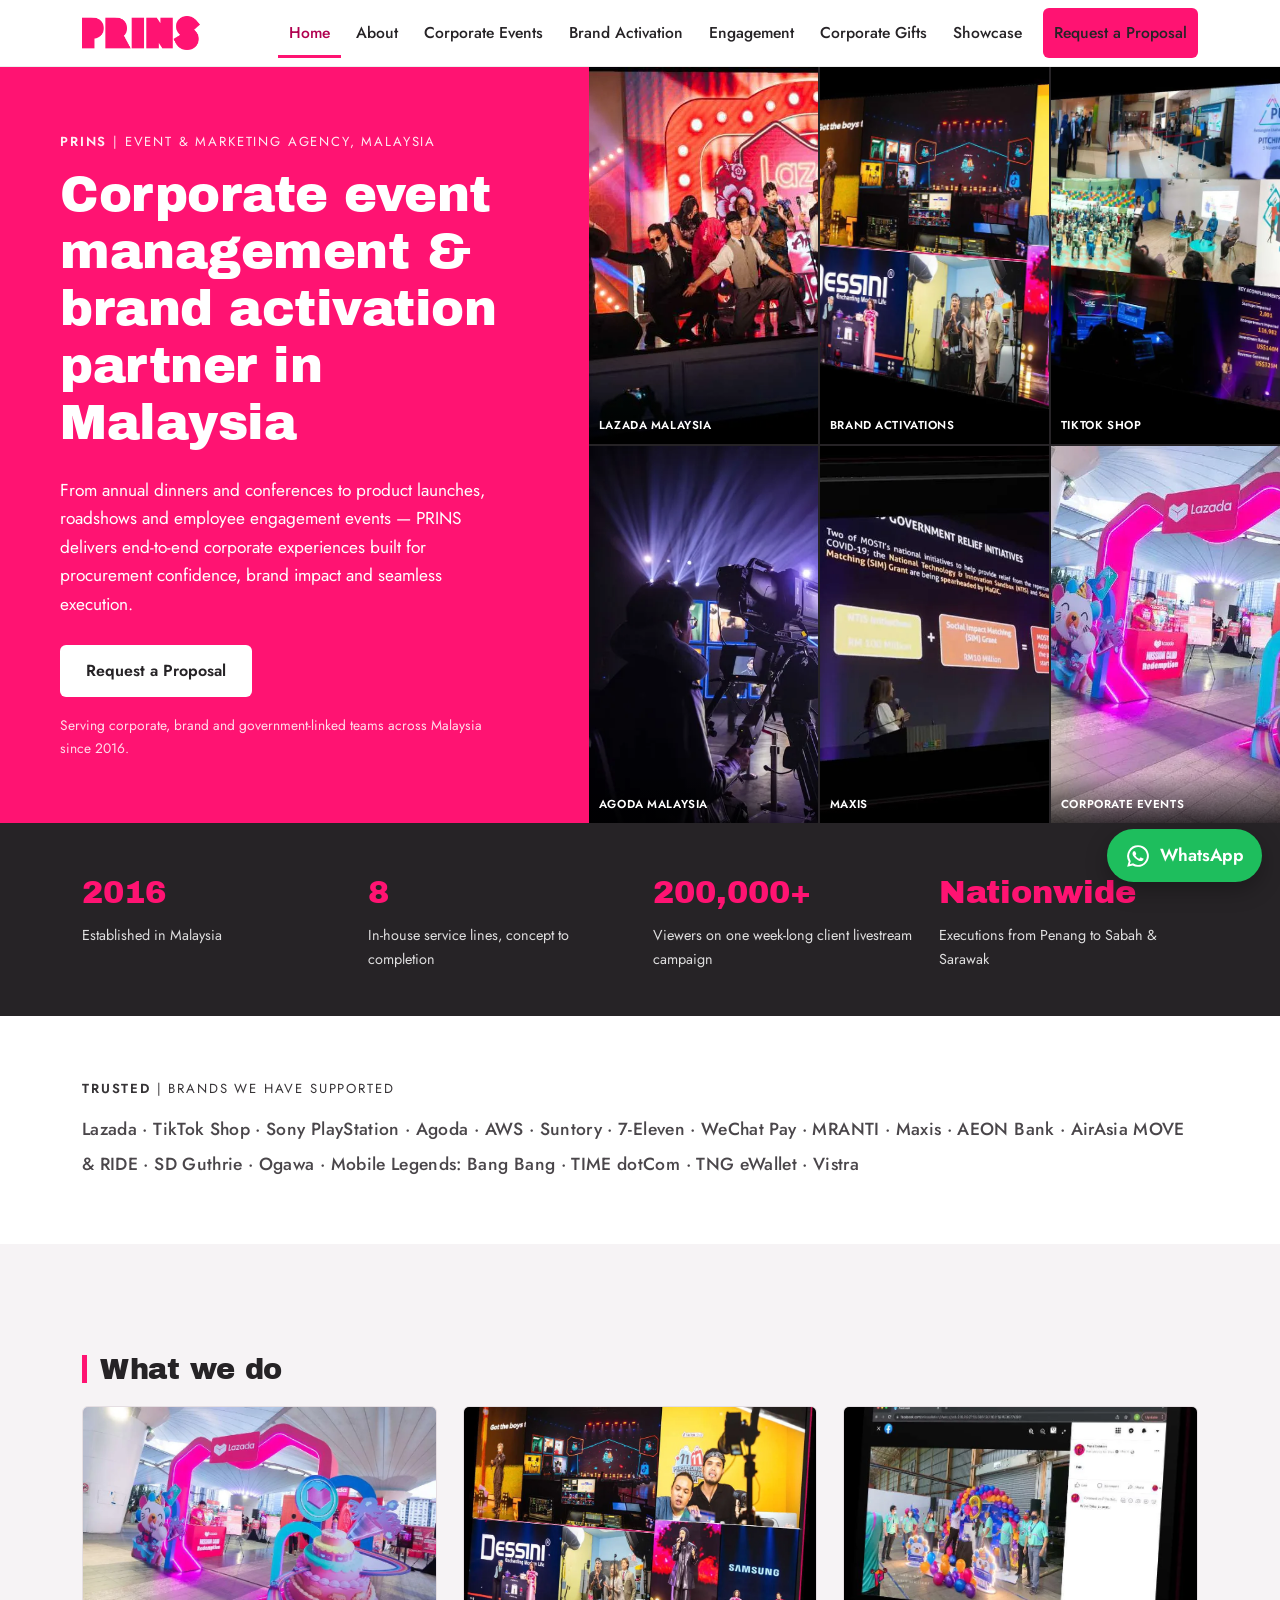
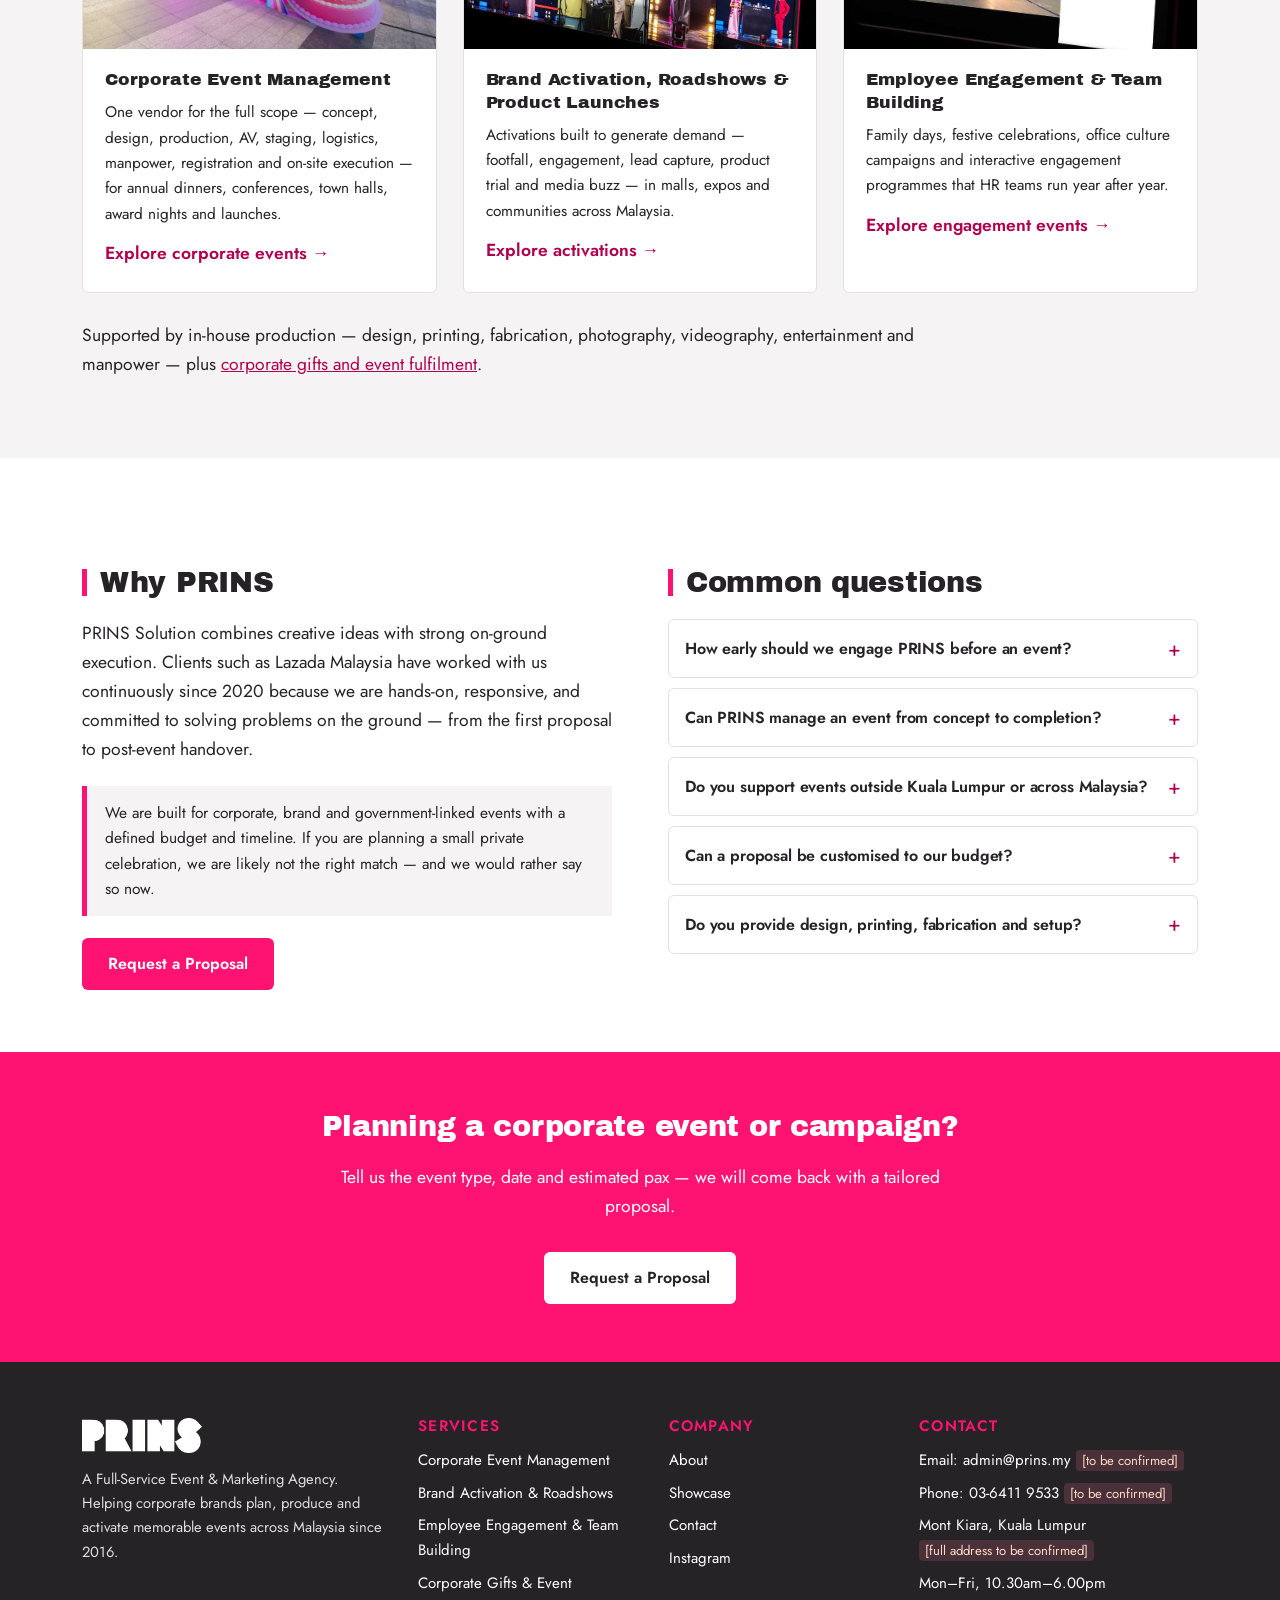
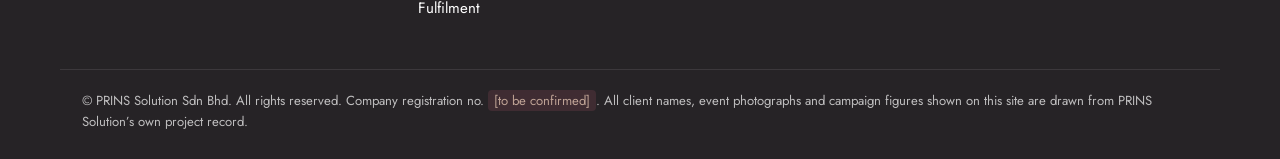
<file: index.html>
<!DOCTYPE html>
<html lang="en">
<head>
<meta charset="UTF-8">
<meta name="viewport" content="width=device-width, initial-scale=1.0">
<title>Corporate Event Management & Brand Activation Partner in Malaysia | PRINS Solution</title>
<meta name="description" content="PRINS Solution Sdn Bhd delivers end-to-end corporate events, brand activations, roadshows and employee engagement across Malaysia since 2016. Request a proposal.">
<link rel="canonical" href="https://www.prins.my/index.html">
<meta property="og:title" content="Corporate Event Management & Brand Activation Partner in Malaysia | PRINS Solution">
<meta property="og:description" content="PRINS Solution Sdn Bhd delivers end-to-end corporate events, brand activations, roadshows and employee engagement across Malaysia since 2016. Request a proposal.">
<meta property="og:type" content="website">
<meta property="og:url" content="https://www.prins.my/index.html">
<meta property="og:image" content="https://www.prins.my/assets/sc-lazada.webp">
<link rel="icon" type="image/png" href="assets/favicon.png">
<link rel="preconnect" href="https://fonts.googleapis.com">
<link rel="preconnect" href="https://fonts.gstatic.com" crossorigin>
<link href="https://fonts.googleapis.com/css2?family=Archivo+Black&family=Jost:ital,wght@0,400;0,500;0,600;1,400&display=swap" rel="stylesheet">
<link rel="stylesheet" href="styles.css">
<script type="application/ld+json">{"@context": "https://schema.org", "@type": "FAQPage", "mainEntity": [{"@type": "Question", "name": "How early should we engage PRINS before an event?", "acceptedAnswer": {"@type": "Answer", "text": "The earlier the better. For full event management — venue, fabrication, AV, talent and manpower — earlier engagement gives more room for creative development and cost control. Share your date and we will confirm feasibility and a production schedule. <span class=\"tbc\">[Typical minimum lead time to be confirmed by PRINS.]</span>"}}, {"@type": "Question", "name": "Can PRINS manage an event from concept to completion?", "acceptedAnswer": {"@type": "Answer", "text": "Yes. That is our core model: one team covering concept development, creative design, production, vendor coordination, logistics, manpower, setup, on-ground execution and post-event support."}}, {"@type": "Question", "name": "Do you support events outside Kuala Lumpur or across Malaysia?", "acceptedAnswer": {"@type": "Answer", "text": "Yes. We have delivered activations and campaigns nationwide, including projects in Selangor, Penang, Pahang, Johor, Negeri Sembilan, Sabah and Sarawak."}}, {"@type": "Question", "name": "Can a proposal be customised to our budget?", "acceptedAnswer": {"@type": "Answer", "text": "Yes. Every proposal is customised to your brand, timeline and budget. Tell us your target range and we will propose a scope that fits."}}, {"@type": "Question", "name": "Do you provide design, printing, fabrication and setup?", "acceptedAnswer": {"@type": "Answer", "text": "Yes — these are in-house service lines, alongside AV coordination, photography, videography, entertainment, talent and manpower."}}]}</script>
<script type="application/ld+json">{"@context": "https://schema.org", "@type": "Organization", "name": "PRINS Solution Sdn Bhd", "url": "https://www.prins.my", "logo": "https://www.prins.my/assets/logo-pink.png", "foundingDate": "2016", "address": {"@type": "PostalAddress", "addressLocality": "Kuala Lumpur", "addressCountry": "MY"}, "sameAs": ["https://www.instagram.com/prins_solution/"]}</script>
</head>
<body>
<a class="skip" href="#main">Skip to content</a>
<header class="site-header">
  <div class="wrap header-in">
    <a class="brand" href="index.html"><img src="assets/logo-pink.png" alt="PRINS Solution" width="132" height="34"></a>
    <nav aria-label="Main">
      <button class="nav-toggle" aria-expanded="false" aria-controls="nav-list"><span></span><span></span><span></span><span class="sr-only">Menu</span></button>
      <ul id="nav-list" class="nav-list">
        <li><a href="index.html" aria-current="page">Home</a></li><li><a href="about.html">About</a></li><li><a href="services-corporate-events.html">Corporate Events</a></li><li><a href="services-brand-activation.html">Brand Activation</a></li><li><a href="services-employee-engagement.html">Engagement</a></li><li><a href="services-corporate-gifts.html">Corporate Gifts</a></li><li><a href="showcase.html">Showcase</a></li>
        <li class="nav-cta-li"><a class="btn btn-solid" href="contact.html">Request a Proposal</a></li>
      </ul>
    </nav>
  </div>
</header>
<main id="main">

<section class="hero">
  <div class="hero-panel">
    <p class="eyebrow"><b>PRINS</b> | EVENT &amp; MARKETING AGENCY, MALAYSIA</p>
    <h1>Corporate event management &amp; brand activation partner in Malaysia</h1>
    <p class="lede">From annual dinners and conferences to product launches, roadshows and employee engagement events &mdash; PRINS delivers end-to-end corporate experiences built for procurement confidence, brand impact and seamless execution.</p>
    <a class="btn btn-light" href="contact.html">Request a Proposal</a>
    <p class="fine">Serving corporate, brand and government-linked teams across Malaysia since 2016.</p>
  </div>
  <div class="hero-media">
    <ul class="proof-grid" aria-label="Selected client work">
      <li><figure><img src="assets/sc-lazada.webp" alt="Lazada Malaysia appreciation night stage produced by PRINS" loading="eager" fetchpriority="high" width="900" height="900"><figcaption>Lazada Malaysia</figcaption></figure></li>
      <li><figure><img src="assets/card-activation.webp" alt="Dessini and Samsung brand activation booths produced by PRINS" loading="lazy" width="900" height="900"><figcaption>Brand Activations</figcaption></figure></li>
      <li><figure><img src="assets/proof-studio.webp" alt="TikTok Shop livestream studio built by PRINS" loading="lazy" width="900" height="900"><figcaption>TikTok Shop</figcaption></figure></li>
      <li><figure><img src="assets/sc-agoda.webp" alt="Agoda Winter Wonderland office celebration produced by PRINS" loading="lazy" width="900" height="900"><figcaption>Agoda Malaysia</figcaption></figure></li>
      <li><figure><img src="assets/sc-maxis.webp" alt="Maxis Digital Batik Hub activation produced by PRINS" loading="lazy" width="900" height="900"><figcaption>Maxis</figcaption></figure></li>
      <li><figure><img src="assets/card-corporate.webp" alt="Corporate annual dinner stage produced by PRINS" loading="lazy" width="900" height="900"><figcaption>Corporate Events</figcaption></figure></li>
    </ul>
  </div>
</section>

<section class="stats" aria-label="Key figures">
  <div class="wrap stat-grid">
    <div class="stat reveal"><span class="num" data-count="2016">2016</span><span class="lbl">Established in Malaysia</span></div>
    <div class="stat reveal"><span class="num" data-count="8">8</span><span class="lbl">In-house service lines, concept to completion</span></div>
    <div class="stat reveal"><span class="num" data-count="200000" data-suffix="+">200,000+</span><span class="lbl">Viewers on one week-long client livestream campaign</span></div>
    <div class="stat reveal"><span class="num">Nationwide</span><span class="lbl">Executions from Penang to Sabah &amp; Sarawak</span></div>
  </div>
</section>

<section class="section">
  <div class="wrap">
    <p class="eyebrow"><b>TRUSTED</b> | BRANDS WE HAVE SUPPORTED</p>
    <p class="logo-row">Lazada &middot; TikTok Shop &middot; Sony PlayStation &middot; Agoda &middot; AWS &middot; Suntory &middot; 7&#8209;Eleven &middot; WeChat Pay &middot; MRANTI &middot; Maxis &middot; AEON Bank &middot; AirAsia MOVE &amp; RIDE &middot; SD Guthrie &middot; Ogawa &middot; Mobile Legends: Bang Bang &middot; TIME dotCom &middot; TNG eWallet &middot; Vistra</p>
  </div>
</section>

<section class="section section-tint">
  <div class="wrap">
    <h2 class="rule-head">What we do</h2>
    <div class="cards">
      <a class="card reveal" href="services-corporate-events.html">
        <img src="assets/card-corporate.webp" alt="Lazada annual party gala stage produced by PRINS" loading="lazy" width="1000" height="619">
        <div class="card-body"><h3>Corporate Event Management</h3>
        <p>One vendor for the full scope &mdash; concept, design, production, AV, staging, logistics, manpower, registration and on-site execution &mdash; for annual dinners, conferences, town halls, award nights and launches.</p>
        <span class="card-link">Explore corporate events</span></div>
      </a>
      <a class="card reveal" href="services-brand-activation.html">
        <img src="assets/card-activation.webp" alt="Lazada Epic Birthday Vault activation arch built by PRINS" loading="lazy" width="1000" height="839">
        <div class="card-body"><h3>Brand Activation, Roadshows &amp; Product Launches</h3>
        <p>Activations built to generate demand &mdash; footfall, engagement, lead capture, product trial and media buzz &mdash; in malls, expos and communities across Malaysia.</p>
        <span class="card-link">Explore activations</span></div>
      </a>
      <a class="card reveal" href="services-employee-engagement.html">
        <img src="assets/card-engagement.webp" alt="Employees on a water slide at a PRINS-organised corporate family day" loading="lazy" width="1000" height="823">
        <div class="card-body"><h3>Employee Engagement &amp; Team Building</h3>
        <p>Family days, festive celebrations, office culture campaigns and interactive engagement programmes that HR teams run year after year.</p>
        <span class="card-link">Explore engagement events</span></div>
      </a>
    </div>
    <p class="addon-line">Supported by in-house production &mdash; design, printing, fabrication, photography, videography, entertainment and manpower &mdash; plus <a href="services-corporate-gifts.html">corporate gifts and event fulfilment</a>.</p>
  </div>
</section>

<section class="section">
  <div class="wrap split">
    <div>
      <h2 class="rule-head">Why PRINS</h2>
      <p>PRINS Solution combines creative ideas with strong on-ground execution. Clients such as Lazada Malaysia have worked with us continuously since 2020 because we are hands-on, responsive, and committed to solving problems on the ground &mdash; from the first proposal to post-event handover.</p>
      <p class="qual">We are built for corporate, brand and government-linked events with a defined budget and timeline. If you are planning a small private celebration, we are likely not the right match &mdash; and we would rather say so now.</p>
      <a class="btn btn-solid" href="contact.html">Request a Proposal</a>
    </div>
    <div>
      <h2 class="rule-head">Common questions</h2>
      <div class="faq"><details><summary><h3>How early should we engage PRINS before an event?</h3></summary><div class="faq-a"><p>The earlier the better. For full event management &mdash; venue, fabrication, AV, talent and manpower &mdash; earlier engagement gives more room for creative development and cost control. Share your date and we will confirm feasibility and a production schedule. <span class="tbc">[Typical minimum lead time to be confirmed by PRINS.]</span></p></div></details><details><summary><h3>Can PRINS manage an event from concept to completion?</h3></summary><div class="faq-a"><p>Yes. That is our core model: one team covering concept development, creative design, production, vendor coordination, logistics, manpower, setup, on-ground execution and post-event support.</p></div></details><details><summary><h3>Do you support events outside Kuala Lumpur or across Malaysia?</h3></summary><div class="faq-a"><p>Yes. We have delivered activations and campaigns nationwide, including projects in Selangor, Penang, Pahang, Johor, Negeri Sembilan, Sabah and Sarawak.</p></div></details><details><summary><h3>Can a proposal be customised to our budget?</h3></summary><div class="faq-a"><p>Yes. Every proposal is customised to your brand, timeline and budget. Tell us your target range and we will propose a scope that fits.</p></div></details><details><summary><h3>Do you provide design, printing, fabrication and setup?</h3></summary><div class="faq-a"><p>Yes &mdash; these are in-house service lines, alongside AV coordination, photography, videography, entertainment, talent and manpower.</p></div></details></div>
    </div>
  </div>
</section>

<section class="cta-band"><div class="wrap">
      <h2>Planning a corporate event or campaign?</h2><p>Tell us the event type, date and estimated pax &mdash; we will come back with a tailored proposal.</p>
      <a class="btn btn-light" href="contact.html">Request a Proposal</a>
    </div></section>

</main>
<footer class="site-footer" id="site-footer"></footer>
<a class="float-wa" href="contact.html" aria-label="WhatsApp PRINS — opens contact page">
  <svg viewBox="0 0 24 24" width="26" height="26" aria-hidden="true" fill="currentColor"><path d="M12 2a10 10 0 0 0-8.6 15.1L2 22l5.1-1.3A10 10 0 1 0 12 2Zm0 18.2a8.2 8.2 0 0 1-4.2-1.2l-.3-.2-3 .8.8-2.9-.2-.3A8.2 8.2 0 1 1 12 20.2Zm4.6-6.1c-.3-.1-1.5-.7-1.7-.8-.2-.1-.4-.1-.6.1-.2.3-.7.8-.8 1-.1.2-.3.2-.6.1a6.7 6.7 0 0 1-3.3-2.9c-.2-.4.2-.4.7-1.3.1-.2 0-.4 0-.5l-.8-1.8c-.2-.5-.4-.4-.6-.4h-.5c-.2 0-.5.1-.7.3-.9.9-1.1 2.2-.2 3.8a11.6 11.6 0 0 0 4.5 4.2c1.7.8 2.4.9 3.2.7.5-.1 1.5-.6 1.7-1.2.2-.6.2-1.1.1-1.2-.1-.1-.2-.1-.4-.2Z"/></svg>
  <span>WhatsApp</span>
</a>
<!-- Once the WhatsApp number is confirmed, change the .float-wa href on every page to:
     https://wa.me/60XXXXXXXXX?text=Hi%20PRINS%2C%20I%27d%20like%20to%20discuss%20an%20upcoming%20corporate%20event%20%2F%20campaign.%20Company%3A%20___%20%7C%20Event%20type%3A%20___%20%7C%20Tentative%20date%3A%20___%20%7C%20Estimated%20pax%3A%20___ -->
<script src="main.js" defer></script>
</body>
</html>
</file>
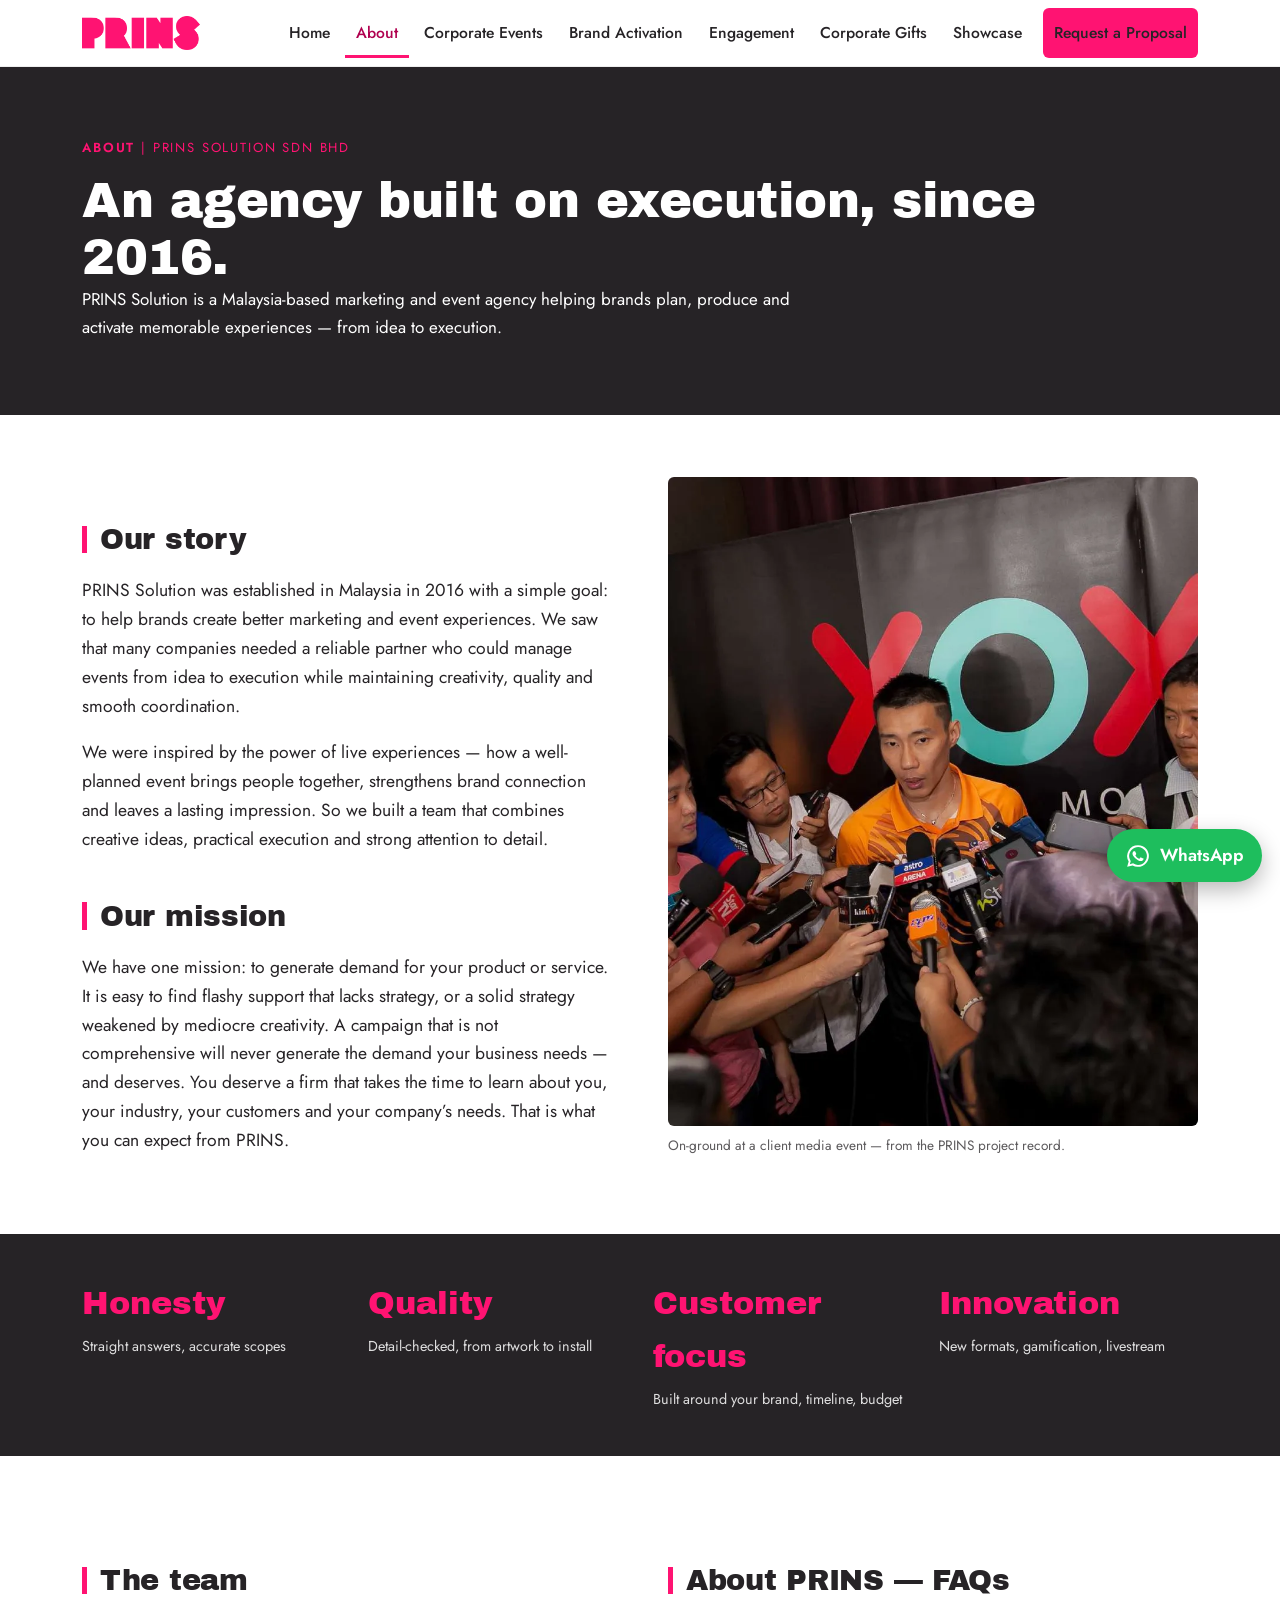
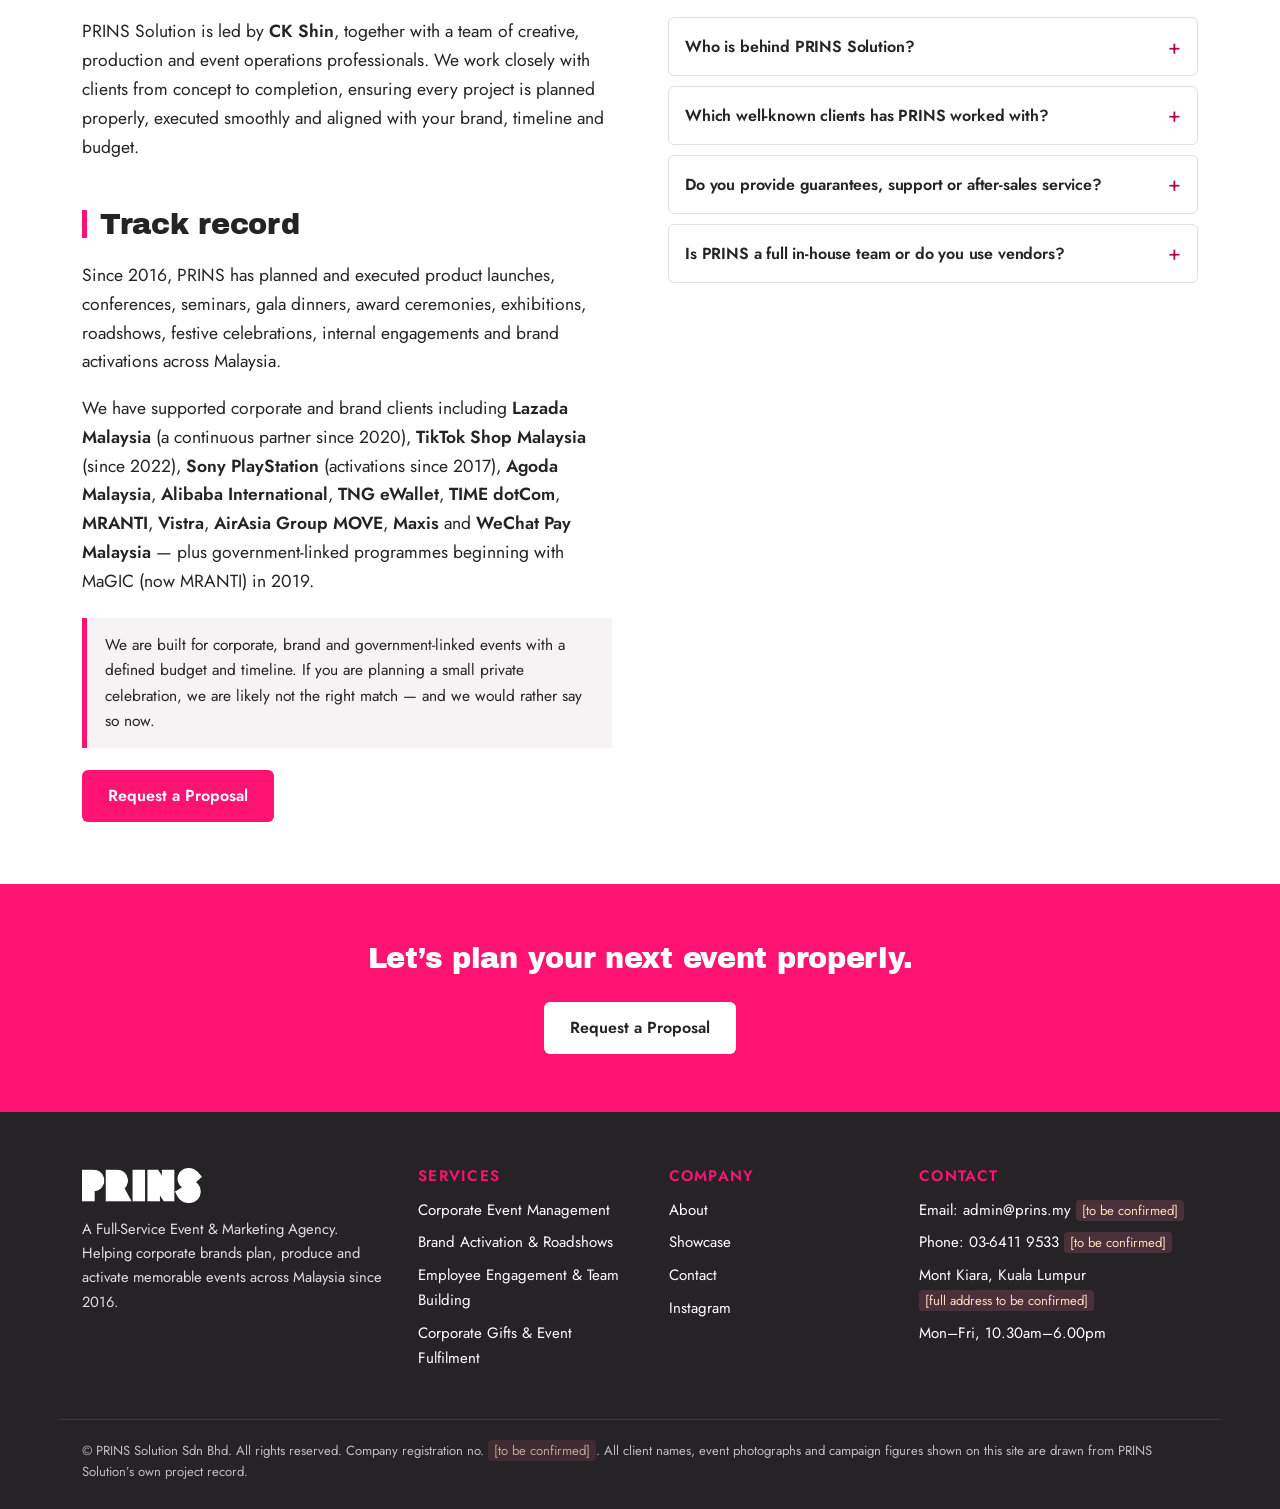
<file: about.html>
<!DOCTYPE html>
<html lang="en">
<head>
<meta charset="UTF-8">
<meta name="viewport" content="width=device-width, initial-scale=1.0">
<title>About PRINS Solution | Event & Marketing Agency, Malaysia (Est. 2016)</title>
<meta name="description" content="PRINS Solution Sdn Bhd is a Malaysia-based event and marketing agency established in 2016, led by CK Shin, serving corporate and brand clients nationwide.">
<link rel="canonical" href="https://www.prins.my/about.html">
<meta property="og:title" content="About PRINS Solution | Event & Marketing Agency, Malaysia (Est. 2016)">
<meta property="og:description" content="PRINS Solution Sdn Bhd is a Malaysia-based event and marketing agency established in 2016, led by CK Shin, serving corporate and brand clients nationwide.">
<meta property="og:type" content="website">
<meta property="og:url" content="https://www.prins.my/about.html">
<meta property="og:image" content="https://www.prins.my/assets/sc-lazada.webp">
<link rel="icon" type="image/png" href="assets/favicon.png">
<link rel="preconnect" href="https://fonts.googleapis.com">
<link rel="preconnect" href="https://fonts.gstatic.com" crossorigin>
<link href="https://fonts.googleapis.com/css2?family=Archivo+Black&family=Jost:ital,wght@0,400;0,500;0,600;1,400&display=swap" rel="stylesheet">
<link rel="stylesheet" href="styles.css">
<script type="application/ld+json">{"@context": "https://schema.org", "@type": "FAQPage", "mainEntity": [{"@type": "Question", "name": "Who is behind PRINS Solution?", "acceptedAnswer": {"@type": "Answer", "text": "PRINS Solution Sdn Bhd is led by founder CK Shin with an in-house team across creative, production and event operations. The company was established in Malaysia in 2016."}}, {"@type": "Question", "name": "Which well-known clients has PRINS worked with?", "acceptedAnswer": {"@type": "Answer", "text": "Lazada Malaysia, Alibaba International, TikTok Shop, TNG eWallet, TIME dotCom, MRANTI, Vistra, AirAsia Group MOVE, Agoda Malaysia, Sony PlayStation, Maxis and WeChat Pay Malaysia, among other corporate clients."}}, {"@type": "Question", "name": "Do you provide guarantees, support or after-sales service?", "acceptedAnswer": {"@type": "Answer", "text": "We provide continuous support throughout the project — planning, coordination, vendor follow-up, setup supervision and on-ground troubleshooting — and manage every confirmed scope against the agreed timeline. After the event, we support photo and video handover, post-event reporting, documentation and follow-up."}}, {"@type": "Question", "name": "Is PRINS a full in-house team or do you use vendors?", "acceptedAnswer": {"@type": "Answer", "text": "We provide an integrated in-house service portfolio, supplemented by a network of trusted partners where a project requires it — always coordinated and quality-controlled by PRINS."}}]}</script>
</head>
<body>
<a class="skip" href="#main">Skip to content</a>
<header class="site-header">
  <div class="wrap header-in">
    <a class="brand" href="index.html"><img src="assets/logo-pink.png" alt="PRINS Solution" width="132" height="34"></a>
    <nav aria-label="Main">
      <button class="nav-toggle" aria-expanded="false" aria-controls="nav-list"><span></span><span></span><span></span><span class="sr-only">Menu</span></button>
      <ul id="nav-list" class="nav-list">
        <li><a href="index.html">Home</a></li><li><a href="about.html" aria-current="page">About</a></li><li><a href="services-corporate-events.html">Corporate Events</a></li><li><a href="services-brand-activation.html">Brand Activation</a></li><li><a href="services-employee-engagement.html">Engagement</a></li><li><a href="services-corporate-gifts.html">Corporate Gifts</a></li><li><a href="showcase.html">Showcase</a></li>
        <li class="nav-cta-li"><a class="btn btn-solid" href="contact.html">Request a Proposal</a></li>
      </ul>
    </nav>
  </div>
</header>
<main id="main">

<section class="page-hero">
  <div class="wrap">
    <p class="eyebrow"><b>ABOUT</b> | PRINS SOLUTION SDN BHD</p>
    <h1>An agency built on execution, since 2016.</h1>
    <p class="lede">PRINS Solution is a Malaysia-based marketing and event agency helping brands plan, produce and activate memorable experiences &mdash; from idea to execution.</p>
  </div>
</section>

<section class="section">
  <div class="wrap split">
    <div>
      <h2 class="rule-head">Our story</h2>
      <p>PRINS Solution was established in Malaysia in 2016 with a simple goal: to help brands create better marketing and event experiences. We saw that many companies needed a reliable partner who could manage events from idea to execution while maintaining creativity, quality and smooth coordination.</p>
      <p>We were inspired by the power of live experiences &mdash; how a well-planned event brings people together, strengthens brand connection and leaves a lasting impression. So we built a team that combines creative ideas, practical execution and strong attention to detail.</p>
      <h2 class="rule-head">Our mission</h2>
      <p>We have one mission: to generate demand for your product or service. It is easy to find flashy support that lacks strategy, or a solid strategy weakened by mediocre creativity. A campaign that is not comprehensive will never generate the demand your business needs &mdash; and deserves. You deserve a firm that takes the time to learn about you, your industry, your customers and your company&rsquo;s needs. That is what you can expect from PRINS.</p>
    </div>
    <figure class="about-fig reveal">
      <img src="assets/about-media.webp" alt="Media scrum at a PRINS-managed brand press event" loading="lazy" width="900" height="1102">
      <figcaption>On-ground at a client media event &mdash; from the PRINS project record.</figcaption>
    </figure>
  </div>
</section>

<section class="stats" aria-label="Values">
  <div class="wrap stat-grid">
    <div class="stat"><span class="num">Honesty</span><span class="lbl">Straight answers, accurate scopes</span></div>
    <div class="stat"><span class="num">Quality</span><span class="lbl">Detail-checked, from artwork to install</span></div>
    <div class="stat"><span class="num">Customer focus</span><span class="lbl">Built around your brand, timeline, budget</span></div>
    <div class="stat"><span class="num">Innovation</span><span class="lbl">New formats, gamification, livestream</span></div>
  </div>
</section>

<section class="section">
  <div class="wrap split">
    <div>
      <h2 class="rule-head">The team</h2>
      <p>PRINS Solution is led by <strong>CK Shin</strong>, together with a team of creative, production and event operations professionals. We work closely with clients from concept to completion, ensuring every project is planned properly, executed smoothly and aligned with your brand, timeline and budget.</p>
      <h2 class="rule-head">Track record</h2>
      <p>Since 2016, PRINS has planned and executed product launches, conferences, seminars, gala dinners, award ceremonies, exhibitions, roadshows, festive celebrations, internal engagements and brand activations across Malaysia.</p>
      <p>We have supported corporate and brand clients including <strong>Lazada Malaysia</strong> (a continuous partner since 2020), <strong>TikTok Shop Malaysia</strong> (since 2022), <strong>Sony PlayStation</strong> (activations since 2017), <strong>Agoda Malaysia</strong>, <strong>Alibaba International</strong>, <strong>TNG eWallet</strong>, <strong>TIME dotCom</strong>, <strong>MRANTI</strong>, <strong>Vistra</strong>, <strong>AirAsia Group MOVE</strong>, <strong>Maxis</strong> and <strong>WeChat Pay Malaysia</strong> &mdash; plus government-linked programmes beginning with MaGIC (now MRANTI) in 2019.</p>
      <p class="qual">We are built for corporate, brand and government-linked events with a defined budget and timeline. If you are planning a small private celebration, we are likely not the right match &mdash; and we would rather say so now.</p>
      <a class="btn btn-solid" href="contact.html">Request a Proposal</a>
    </div>
    <div>
      <h2 class="rule-head">About PRINS &mdash; FAQs</h2>
      <div class="faq"><details><summary><h3>Who is behind PRINS Solution?</h3></summary><div class="faq-a"><p>PRINS Solution Sdn Bhd is led by founder CK Shin with an in-house team across creative, production and event operations. The company was established in Malaysia in 2016.</p></div></details><details><summary><h3>Which well-known clients has PRINS worked with?</h3></summary><div class="faq-a"><p>Lazada Malaysia, Alibaba International, TikTok Shop, TNG eWallet, TIME dotCom, MRANTI, Vistra, AirAsia Group MOVE, Agoda Malaysia, Sony PlayStation, Maxis and WeChat Pay Malaysia, among other corporate clients.</p></div></details><details><summary><h3>Do you provide guarantees, support or after-sales service?</h3></summary><div class="faq-a"><p>We provide continuous support throughout the project &mdash; planning, coordination, vendor follow-up, setup supervision and on-ground troubleshooting &mdash; and manage every confirmed scope against the agreed timeline. After the event, we support photo and video handover, post-event reporting, documentation and follow-up.</p></div></details><details><summary><h3>Is PRINS a full in-house team or do you use vendors?</h3></summary><div class="faq-a"><p>We provide an integrated in-house service portfolio, supplemented by a network of trusted partners where a project requires it &mdash; always coordinated and quality-controlled by PRINS.</p></div></details></div>
    </div>
  </div>
</section>

<section class="cta-band"><div class="wrap">
      <h2>Let&rsquo;s plan your next event properly.</h2>
      <a class="btn btn-light" href="contact.html">Request a Proposal</a>
    </div></section>

</main>
<footer class="site-footer" id="site-footer"></footer>
<a class="float-wa" href="contact.html" aria-label="WhatsApp PRINS — opens contact page">
  <svg viewBox="0 0 24 24" width="26" height="26" aria-hidden="true" fill="currentColor"><path d="M12 2a10 10 0 0 0-8.6 15.1L2 22l5.1-1.3A10 10 0 1 0 12 2Zm0 18.2a8.2 8.2 0 0 1-4.2-1.2l-.3-.2-3 .8.8-2.9-.2-.3A8.2 8.2 0 1 1 12 20.2Zm4.6-6.1c-.3-.1-1.5-.7-1.7-.8-.2-.1-.4-.1-.6.1-.2.3-.7.8-.8 1-.1.2-.3.2-.6.1a6.7 6.7 0 0 1-3.3-2.9c-.2-.4.2-.4.7-1.3.1-.2 0-.4 0-.5l-.8-1.8c-.2-.5-.4-.4-.6-.4h-.5c-.2 0-.5.1-.7.3-.9.9-1.1 2.2-.2 3.8a11.6 11.6 0 0 0 4.5 4.2c1.7.8 2.4.9 3.2.7.5-.1 1.5-.6 1.7-1.2.2-.6.2-1.1.1-1.2-.1-.1-.2-.1-.4-.2Z"/></svg>
  <span>WhatsApp</span>
</a>
<!-- Once the WhatsApp number is confirmed, change the .float-wa href on every page to:
     https://wa.me/60XXXXXXXXX?text=Hi%20PRINS%2C%20I%27d%20like%20to%20discuss%20an%20upcoming%20corporate%20event%20%2F%20campaign.%20Company%3A%20___%20%7C%20Event%20type%3A%20___%20%7C%20Tentative%20date%3A%20___%20%7C%20Estimated%20pax%3A%20___ -->
<script src="main.js" defer></script>
</body>
</html>
</file>
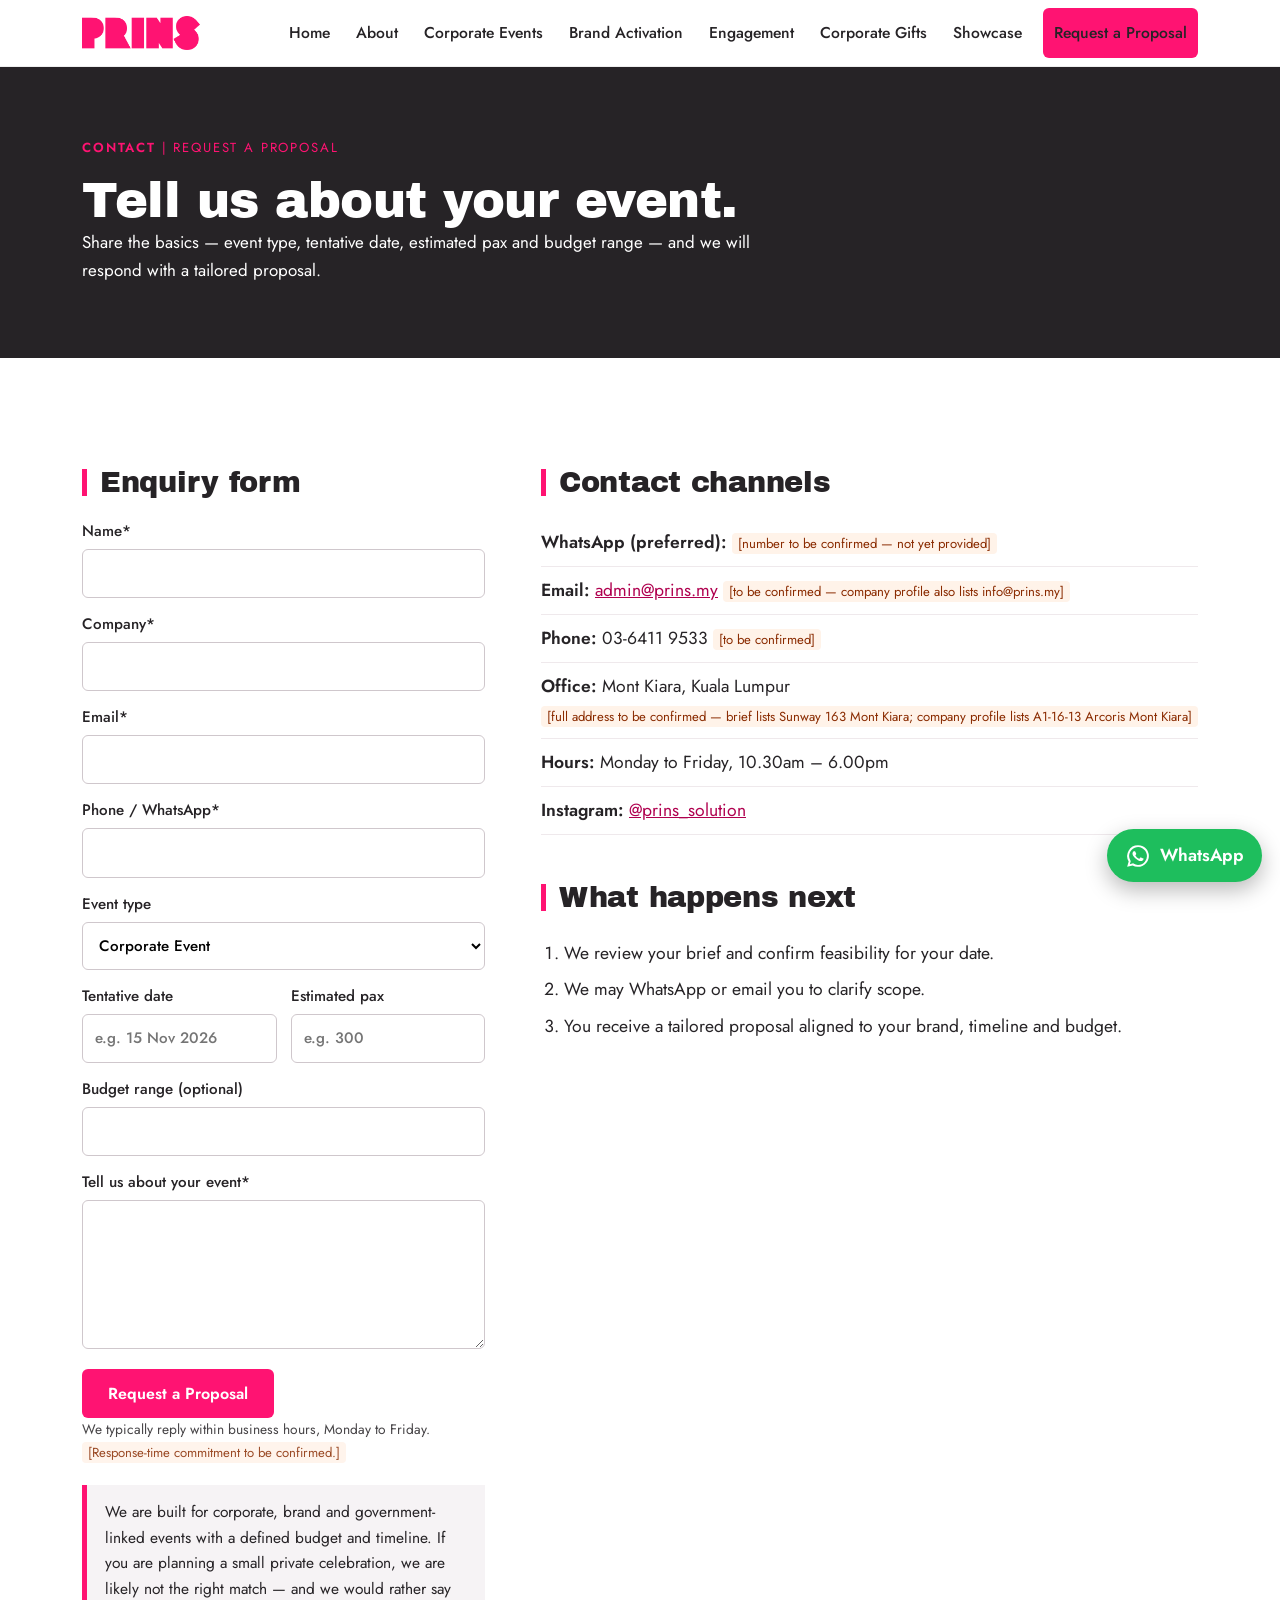
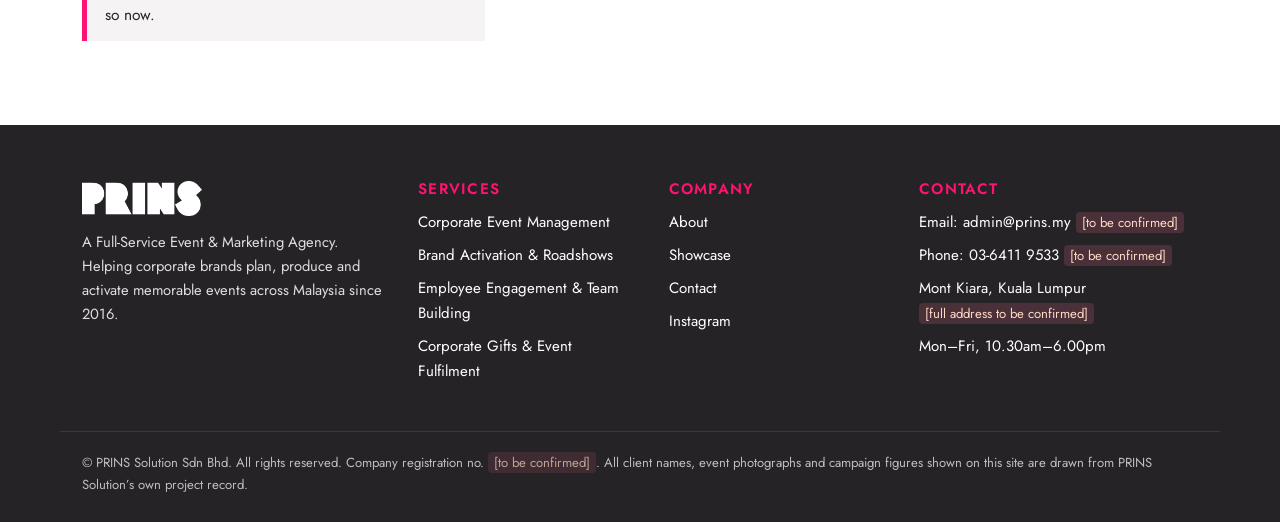
<file: contact.html>
<!DOCTYPE html>
<html lang="en">
<head>
<meta charset="UTF-8">
<meta name="viewport" content="width=device-width, initial-scale=1.0">
<title>Contact PRINS Solution — Request a Proposal | Event Agency Kuala Lumpur</title>
<meta name="description" content="Contact PRINS Solution Sdn Bhd in Kuala Lumpur. WhatsApp or email us your event brief and receive a tailored proposal.">
<link rel="canonical" href="https://www.prins.my/contact.html">
<meta property="og:title" content="Contact PRINS Solution — Request a Proposal | Event Agency Kuala Lumpur">
<meta property="og:description" content="Contact PRINS Solution Sdn Bhd in Kuala Lumpur. WhatsApp or email us your event brief and receive a tailored proposal.">
<meta property="og:type" content="website">
<meta property="og:url" content="https://www.prins.my/contact.html">
<meta property="og:image" content="https://www.prins.my/assets/sc-lazada.webp">
<link rel="icon" type="image/png" href="assets/favicon.png">
<link rel="preconnect" href="https://fonts.googleapis.com">
<link rel="preconnect" href="https://fonts.gstatic.com" crossorigin>
<link href="https://fonts.googleapis.com/css2?family=Archivo+Black&family=Jost:ital,wght@0,400;0,500;0,600;1,400&display=swap" rel="stylesheet">
<link rel="stylesheet" href="styles.css">
</head>
<body>
<a class="skip" href="#main">Skip to content</a>
<header class="site-header">
  <div class="wrap header-in">
    <a class="brand" href="index.html"><img src="assets/logo-pink.png" alt="PRINS Solution" width="132" height="34"></a>
    <nav aria-label="Main">
      <button class="nav-toggle" aria-expanded="false" aria-controls="nav-list"><span></span><span></span><span></span><span class="sr-only">Menu</span></button>
      <ul id="nav-list" class="nav-list">
        <li><a href="index.html">Home</a></li><li><a href="about.html">About</a></li><li><a href="services-corporate-events.html">Corporate Events</a></li><li><a href="services-brand-activation.html">Brand Activation</a></li><li><a href="services-employee-engagement.html">Engagement</a></li><li><a href="services-corporate-gifts.html">Corporate Gifts</a></li><li><a href="showcase.html">Showcase</a></li>
        <li class="nav-cta-li"><a class="btn btn-solid" href="contact.html">Request a Proposal</a></li>
      </ul>
    </nav>
  </div>
</header>
<main id="main">

<section class="page-hero">
  <div class="wrap">
    <p class="eyebrow"><b>CONTACT</b> | REQUEST A PROPOSAL</p>
    <h1>Tell us about your event.</h1>
    <p class="lede">Share the basics &mdash; event type, tentative date, estimated pax and budget range &mdash; and we will respond with a tailored proposal.</p>
  </div>
</section>

<section class="section">
  <div class="wrap split">
    <div>
      <h2 class="rule-head">Enquiry form</h2>
      <!-- Static form service: register your own access key (e.g. web3forms.com) and replace the placeholder below. The form will NOT send until you do. -->
      <form action="https://api.web3forms.com/submit" method="POST" class="enquiry">
        <input type="hidden" name="access_key" value="94ad1e91-a32c-4338-b45d-9bc58ef6d385">
        <label>Name* <input type="text" name="name" required autocomplete="name"></label>
        <label>Company* <input type="text" name="company" required autocomplete="organization"></label>
        <label>Email* <input type="email" name="email" required autocomplete="email"></label>
        <label>Phone / WhatsApp* <input type="tel" name="phone" required autocomplete="tel"></label>
        <label>Event type
          <select name="event_type">
            <option>Corporate Event</option><option>Brand Activation or Roadshow</option>
            <option>Employee Engagement</option><option>Corporate Gifts</option>
            <option>Production or Content</option><option>Other</option>
          </select>
        </label>
        <div class="two-col">
          <label>Tentative date <input type="text" name="date" placeholder="e.g. 15 Nov 2026"></label>
          <label>Estimated pax <input type="text" name="pax" placeholder="e.g. 300"></label>
        </div>
        <label>Budget range (optional) <input type="text" name="budget"></label>
        <label>Tell us about your event* <textarea name="message" rows="5" required></textarea></label>
        <button class="btn btn-solid" type="submit">Request a Proposal</button>
        <p class="fine">We typically reply within business hours, Monday to Friday. <span class="tbc">[Response-time commitment to be confirmed.]</span></p>
      </form>
      <p class="qual">We are built for corporate, brand and government-linked events with a defined budget and timeline. If you are planning a small private celebration, we are likely not the right match &mdash; and we would rather say so now.</p>
    </div>
    <div id="whatsapp">
      <h2 class="rule-head">Contact channels</h2>
      <ul class="contact-list">
        <li><strong>WhatsApp (preferred):</strong> <span class="tbc">[number to be confirmed &mdash; not yet provided]</span></li>
        <li><strong>Email:</strong> <a href="mailto:admin@prins.my">admin@prins.my</a> <span class="tbc">[to be confirmed &mdash; company profile also lists info@prins.my]</span></li>
        <li><strong>Phone:</strong> 03&#8209;6411&nbsp;9533 <span class="tbc">[to be confirmed]</span></li>
        <li><strong>Office:</strong> Mont Kiara, Kuala Lumpur <span class="tbc">[full address to be confirmed &mdash; brief lists Sunway 163 Mont Kiara; company profile lists A1-16-13 Arcoris Mont Kiara]</span></li>
        <li><strong>Hours:</strong> Monday to Friday, 10.30am &ndash; 6.00pm</li>
        <li><strong>Instagram:</strong> <a href="https://www.instagram.com/prins_solution/" rel="noopener">@prins_solution</a></li>
      </ul>
      <h2 class="rule-head">What happens next</h2>
      <ol class="rfq-list">
        <li>We review your brief and confirm feasibility for your date.</li>
        <li>We may WhatsApp or email you to clarify scope.</li>
        <li>You receive a tailored proposal aligned to your brand, timeline and budget.</li>
      </ol>
    </div>
  </div>
</section>

</main>
<footer class="site-footer" id="site-footer"></footer>
<a class="float-wa" href="contact.html" aria-label="WhatsApp PRINS — opens contact page">
  <svg viewBox="0 0 24 24" width="26" height="26" aria-hidden="true" fill="currentColor"><path d="M12 2a10 10 0 0 0-8.6 15.1L2 22l5.1-1.3A10 10 0 1 0 12 2Zm0 18.2a8.2 8.2 0 0 1-4.2-1.2l-.3-.2-3 .8.8-2.9-.2-.3A8.2 8.2 0 1 1 12 20.2Zm4.6-6.1c-.3-.1-1.5-.7-1.7-.8-.2-.1-.4-.1-.6.1-.2.3-.7.8-.8 1-.1.2-.3.2-.6.1a6.7 6.7 0 0 1-3.3-2.9c-.2-.4.2-.4.7-1.3.1-.2 0-.4 0-.5l-.8-1.8c-.2-.5-.4-.4-.6-.4h-.5c-.2 0-.5.1-.7.3-.9.9-1.1 2.2-.2 3.8a11.6 11.6 0 0 0 4.5 4.2c1.7.8 2.4.9 3.2.7.5-.1 1.5-.6 1.7-1.2.2-.6.2-1.1.1-1.2-.1-.1-.2-.1-.4-.2Z"/></svg>
  <span>WhatsApp</span>
</a>
<!-- Once the WhatsApp number is confirmed, change the .float-wa href on every page to:
     https://wa.me/60XXXXXXXXX?text=Hi%20PRINS%2C%20I%27d%20like%20to%20discuss%20an%20upcoming%20corporate%20event%20%2F%20campaign.%20Company%3A%20___%20%7C%20Event%20type%3A%20___%20%7C%20Tentative%20date%3A%20___%20%7C%20Estimated%20pax%3A%20___ -->
<script src="main.js" defer></script>
</body>
</html>
</file>
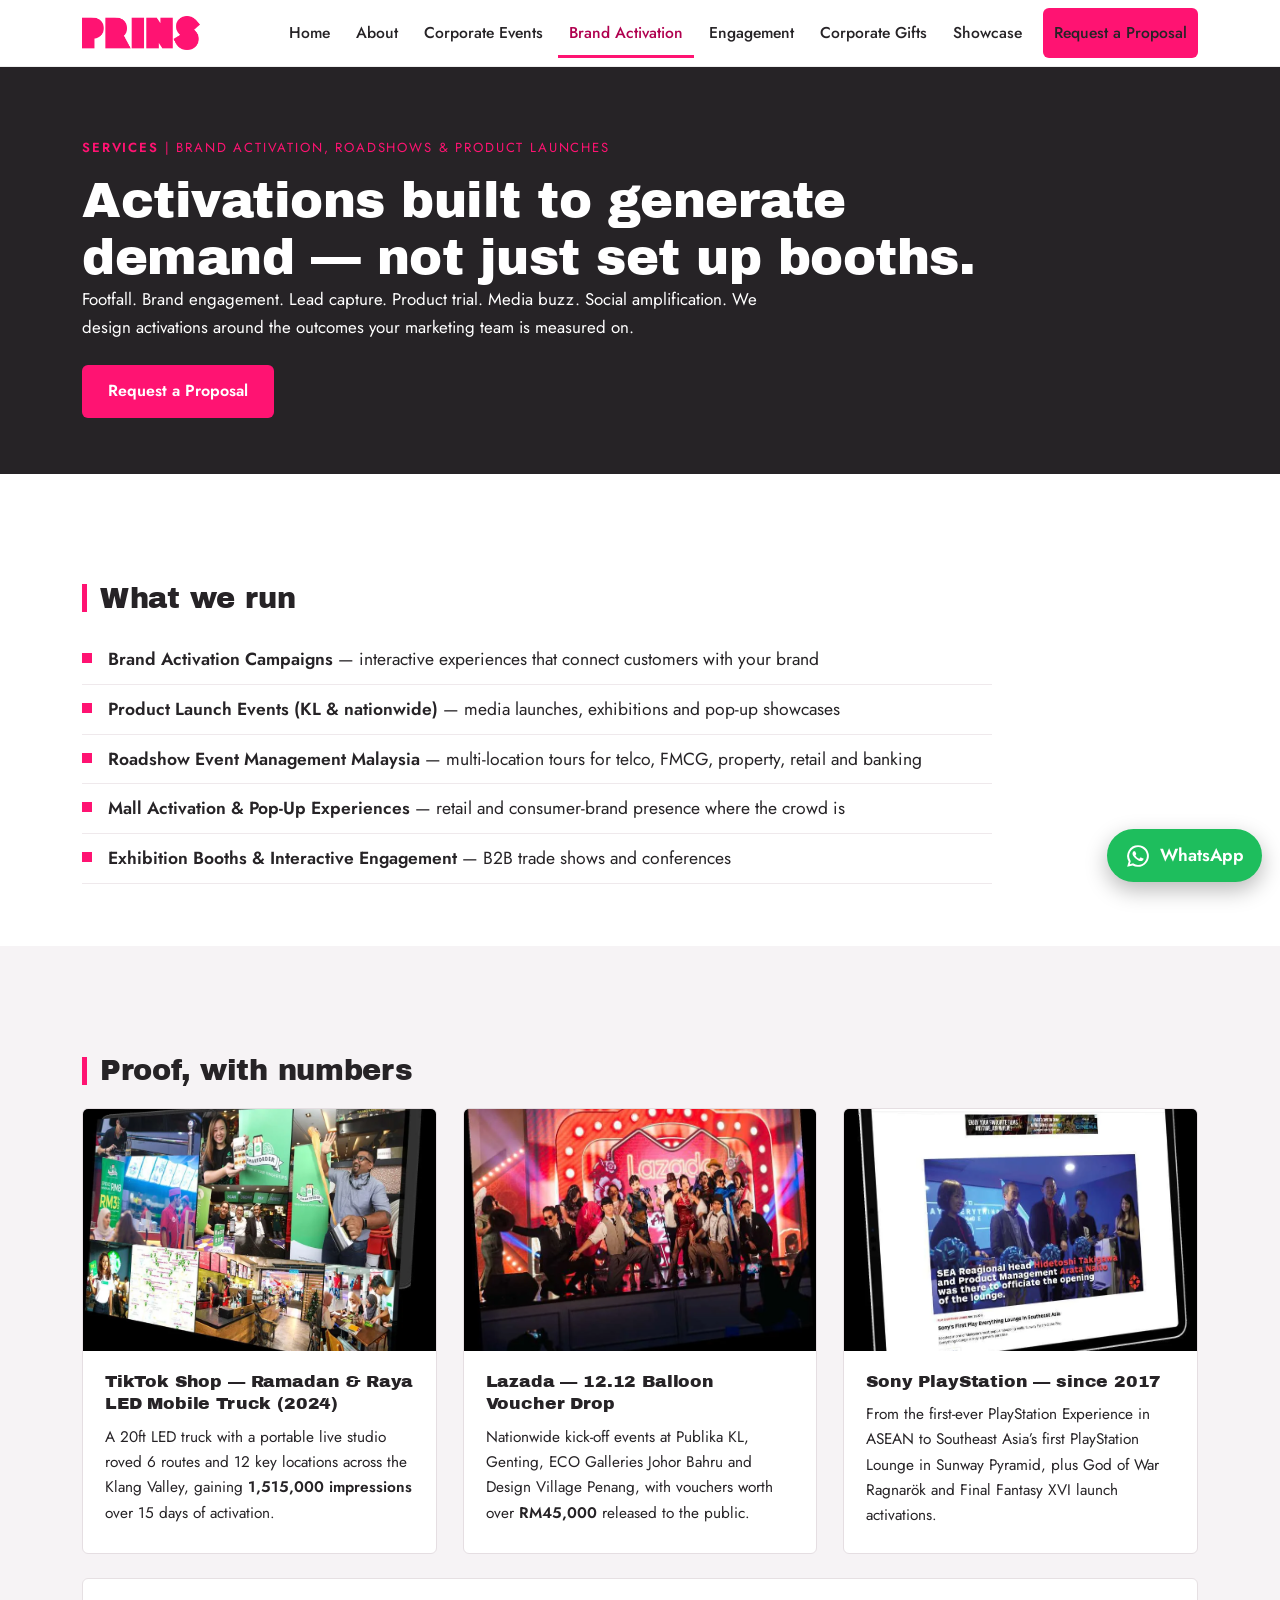
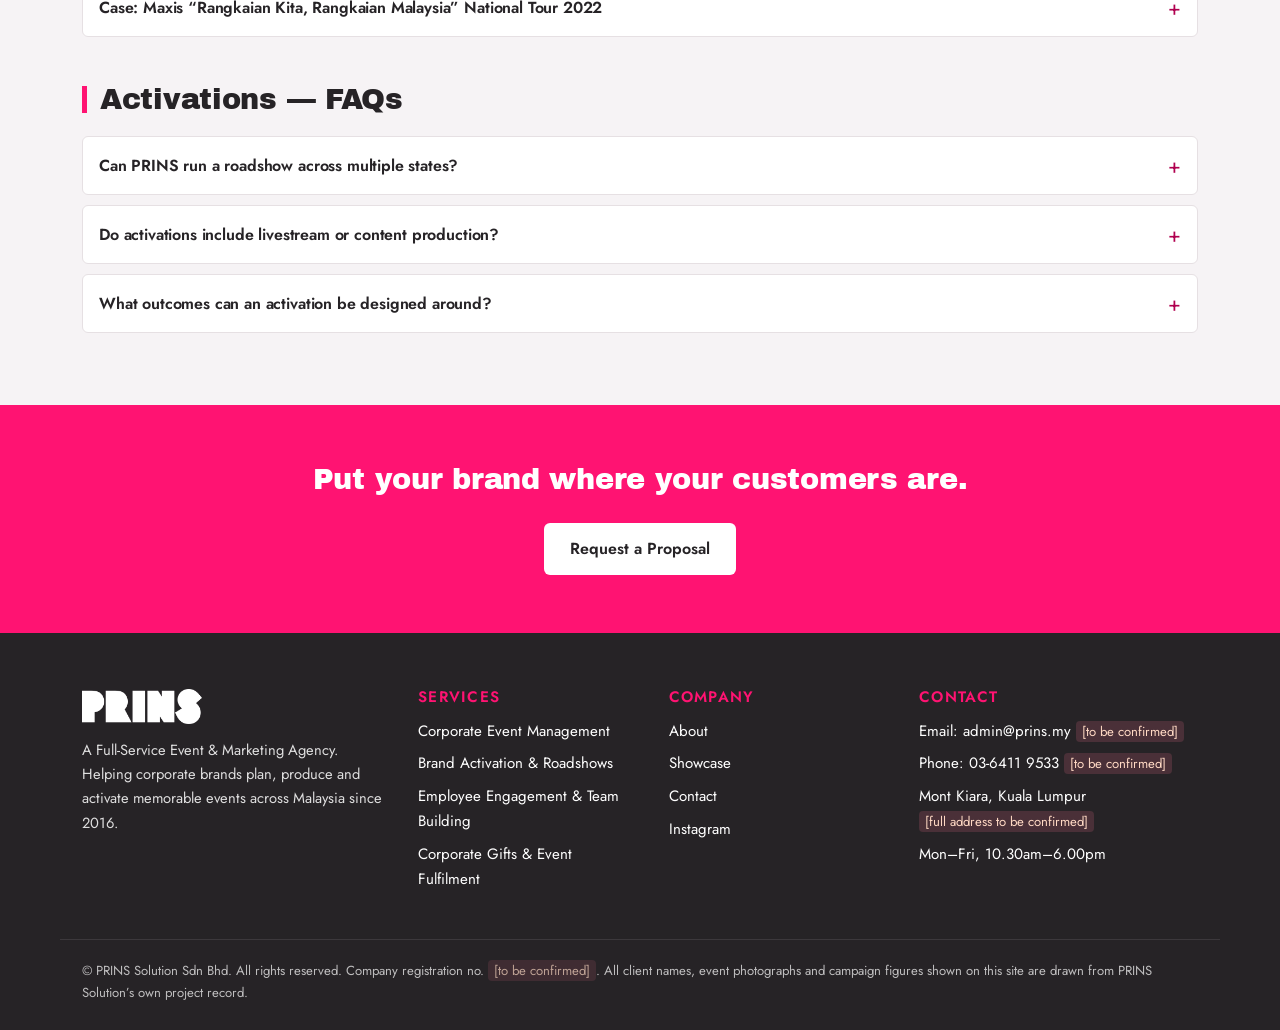
<file: services-brand-activation.html>
<!DOCTYPE html>
<html lang="en">
<head>
<meta charset="UTF-8">
<meta name="viewport" content="width=device-width, initial-scale=1.0">
<title>Brand Activation & Roadshow Management Malaysia | PRINS Solution</title>
<meta name="description" content="Brand activations, mall pop-ups, nationwide roadshows and product launches in Malaysia — built to generate footfall, engagement, leads and media buzz.">
<link rel="canonical" href="https://www.prins.my/services-brand-activation.html">
<meta property="og:title" content="Brand Activation & Roadshow Management Malaysia | PRINS Solution">
<meta property="og:description" content="Brand activations, mall pop-ups, nationwide roadshows and product launches in Malaysia — built to generate footfall, engagement, leads and media buzz.">
<meta property="og:type" content="website">
<meta property="og:url" content="https://www.prins.my/services-brand-activation.html">
<meta property="og:image" content="https://www.prins.my/assets/sc-lazada.webp">
<link rel="icon" type="image/png" href="assets/favicon.png">
<link rel="preconnect" href="https://fonts.googleapis.com">
<link rel="preconnect" href="https://fonts.gstatic.com" crossorigin>
<link href="https://fonts.googleapis.com/css2?family=Archivo+Black&family=Jost:ital,wght@0,400;0,500;0,600;1,400&display=swap" rel="stylesheet">
<link rel="stylesheet" href="styles.css">
<script type="application/ld+json">{"@context": "https://schema.org", "@type": "FAQPage", "mainEntity": [{"@type": "Question", "name": "Can PRINS run a roadshow across multiple states?", "acceptedAnswer": {"@type": "Answer", "text": "Yes. We have executed multi-state tours and activations including Selangor, Penang, Pahang, Johor, Negeri Sembilan, Sabah and Sarawak."}}, {"@type": "Question", "name": "Do activations include livestream or content production?", "acceptedAnswer": {"@type": "Answer", "text": "Yes. We produce livestreams, teaser videos and social content in-house — including a campaign week that drew over 200,000 viewers and a production running 11 livestream channels simultaneously for 8 hours."}}, {"@type": "Question", "name": "What outcomes can an activation be designed around?", "acceptedAnswer": {"@type": "Answer", "text": "Footfall, brand engagement, lead capture, product trial, media buzz, social amplification, customer experience and sales support — agreed with your team at proposal stage."}}]}</script>
</head>
<body>
<a class="skip" href="#main">Skip to content</a>
<header class="site-header">
  <div class="wrap header-in">
    <a class="brand" href="index.html"><img src="assets/logo-pink.png" alt="PRINS Solution" width="132" height="34"></a>
    <nav aria-label="Main">
      <button class="nav-toggle" aria-expanded="false" aria-controls="nav-list"><span></span><span></span><span></span><span class="sr-only">Menu</span></button>
      <ul id="nav-list" class="nav-list">
        <li><a href="index.html">Home</a></li><li><a href="about.html">About</a></li><li><a href="services-corporate-events.html">Corporate Events</a></li><li><a href="services-brand-activation.html" aria-current="page">Brand Activation</a></li><li><a href="services-employee-engagement.html">Engagement</a></li><li><a href="services-corporate-gifts.html">Corporate Gifts</a></li><li><a href="showcase.html">Showcase</a></li>
        <li class="nav-cta-li"><a class="btn btn-solid" href="contact.html">Request a Proposal</a></li>
      </ul>
    </nav>
  </div>
</header>
<main id="main">

<section class="page-hero">
  <div class="wrap">
    <p class="eyebrow"><b>SERVICES</b> | BRAND ACTIVATION, ROADSHOWS &amp; PRODUCT LAUNCHES</p>
    <h1>Activations built to generate demand &mdash; not just set up booths.</h1>
    <p class="lede">Footfall. Brand engagement. Lead capture. Product trial. Media buzz. Social amplification. We design activations around the outcomes your marketing team is measured on.</p>
    <a class="btn btn-solid" href="contact.html">Request a Proposal</a>
  </div>
</section>

<section class="section">
  <div class="wrap">
    <h2 class="rule-head">What we run</h2>
    <ul class="tick-list">
      <li><strong>Brand Activation Campaigns</strong> &mdash; interactive experiences that connect customers with your brand</li>
      <li><strong>Product Launch Events (KL &amp; nationwide)</strong> &mdash; media launches, exhibitions and pop-up showcases</li>
      <li><strong>Roadshow Event Management Malaysia</strong> &mdash; multi-location tours for telco, FMCG, property, retail and banking</li>
      <li><strong>Mall Activation &amp; Pop-Up Experiences</strong> &mdash; retail and consumer-brand presence where the crowd is</li>
      <li><strong>Exhibition Booths &amp; Interactive Engagement</strong> &mdash; B2B trade shows and conferences</li>
    </ul>
  </div>
</section>

<section class="section section-tint">
  <div class="wrap">
    <h2 class="rule-head">Proof, with numbers</h2>
    <div class="cards">
      <div class="card reveal"><img src="assets/sc-tiktok.webp" alt="TikTok Shop conference stage activation" loading="lazy" width="900" height="743">
        <div class="card-body"><h3>TikTok Shop &mdash; Ramadan &amp; Raya LED Mobile Truck (2024)</h3>
        <p>A 20ft LED truck with a portable live studio roved 6 routes and 12 key locations across the Klang Valley, gaining <strong>1,515,000 impressions</strong> over 15 days of activation.</p></div></div>
      <div class="card reveal"><img src="assets/sc-lazada.webp" alt="Crowd at the Lazada 12.12 balloon voucher drop" loading="lazy" width="900" height="723">
        <div class="card-body"><h3>Lazada &mdash; 12.12 Balloon Voucher Drop</h3>
        <p>Nationwide kick-off events at Publika KL, Genting, ECO Galleries Johor Bahru and Design Village Penang, with vouchers worth over <strong>RM45,000</strong> released to the public.</p></div></div>
      <div class="card reveal"><img src="assets/sc-playstation.webp" alt="PlayStation activation collage across Malaysian venues" loading="lazy" width="900" height="847">
        <div class="card-body"><h3>Sony PlayStation &mdash; since 2017</h3>
        <p>From the first-ever PlayStation Experience in ASEAN to Southeast Asia&rsquo;s first PlayStation Lounge in Sunway Pyramid, plus God of War Ragnar&ouml;k and Final Fantasy XVI launch activations.</p></div></div>
    </div>
    <details class="depth"><summary><h3>Case: Maxis &ldquo;Rangkaian Kita, Rangkaian Malaysia&rdquo; National Tour 2022</h3></summary>
      <div class="faq-a"><p>PRINS delivered the Maxis RKRM National Tour Campaign 2022 &mdash; a nationwide activation developed and executed over an 8-month period, including the interactive Digital Batik Hub projection experience &mdash; demonstrating our capability to manage large-scale national tours with precision, creativity and professionalism.</p></div>
    </details>
    <h2 class="rule-head">Activations &mdash; FAQs</h2>
    <div class="faq"><details><summary><h3>Can PRINS run a roadshow across multiple states?</h3></summary><div class="faq-a"><p>Yes. We have executed multi-state tours and activations including Selangor, Penang, Pahang, Johor, Negeri Sembilan, Sabah and Sarawak.</p></div></details><details><summary><h3>Do activations include livestream or content production?</h3></summary><div class="faq-a"><p>Yes. We produce livestreams, teaser videos and social content in-house &mdash; including a campaign week that drew over 200,000 viewers and a production running 11 livestream channels simultaneously for 8 hours.</p></div></details><details><summary><h3>What outcomes can an activation be designed around?</h3></summary><div class="faq-a"><p>Footfall, brand engagement, lead capture, product trial, media buzz, social amplification, customer experience and sales support &mdash; agreed with your team at proposal stage.</p></div></details></div>
  </div>
</section>

<section class="cta-band"><div class="wrap">
      <h2>Put your brand where your customers are.</h2>
      <a class="btn btn-light" href="contact.html">Request a Proposal</a>
    </div></section>

</main>
<footer class="site-footer" id="site-footer"></footer>
<a class="float-wa" href="contact.html" aria-label="WhatsApp PRINS — opens contact page">
  <svg viewBox="0 0 24 24" width="26" height="26" aria-hidden="true" fill="currentColor"><path d="M12 2a10 10 0 0 0-8.6 15.1L2 22l5.1-1.3A10 10 0 1 0 12 2Zm0 18.2a8.2 8.2 0 0 1-4.2-1.2l-.3-.2-3 .8.8-2.9-.2-.3A8.2 8.2 0 1 1 12 20.2Zm4.6-6.1c-.3-.1-1.5-.7-1.7-.8-.2-.1-.4-.1-.6.1-.2.3-.7.8-.8 1-.1.2-.3.2-.6.1a6.7 6.7 0 0 1-3.3-2.9c-.2-.4.2-.4.7-1.3.1-.2 0-.4 0-.5l-.8-1.8c-.2-.5-.4-.4-.6-.4h-.5c-.2 0-.5.1-.7.3-.9.9-1.1 2.2-.2 3.8a11.6 11.6 0 0 0 4.5 4.2c1.7.8 2.4.9 3.2.7.5-.1 1.5-.6 1.7-1.2.2-.6.2-1.1.1-1.2-.1-.1-.2-.1-.4-.2Z"/></svg>
  <span>WhatsApp</span>
</a>
<!-- Once the WhatsApp number is confirmed, change the .float-wa href on every page to:
     https://wa.me/60XXXXXXXXX?text=Hi%20PRINS%2C%20I%27d%20like%20to%20discuss%20an%20upcoming%20corporate%20event%20%2F%20campaign.%20Company%3A%20___%20%7C%20Event%20type%3A%20___%20%7C%20Tentative%20date%3A%20___%20%7C%20Estimated%20pax%3A%20___ -->
<script src="main.js" defer></script>
</body>
</html>
</file>
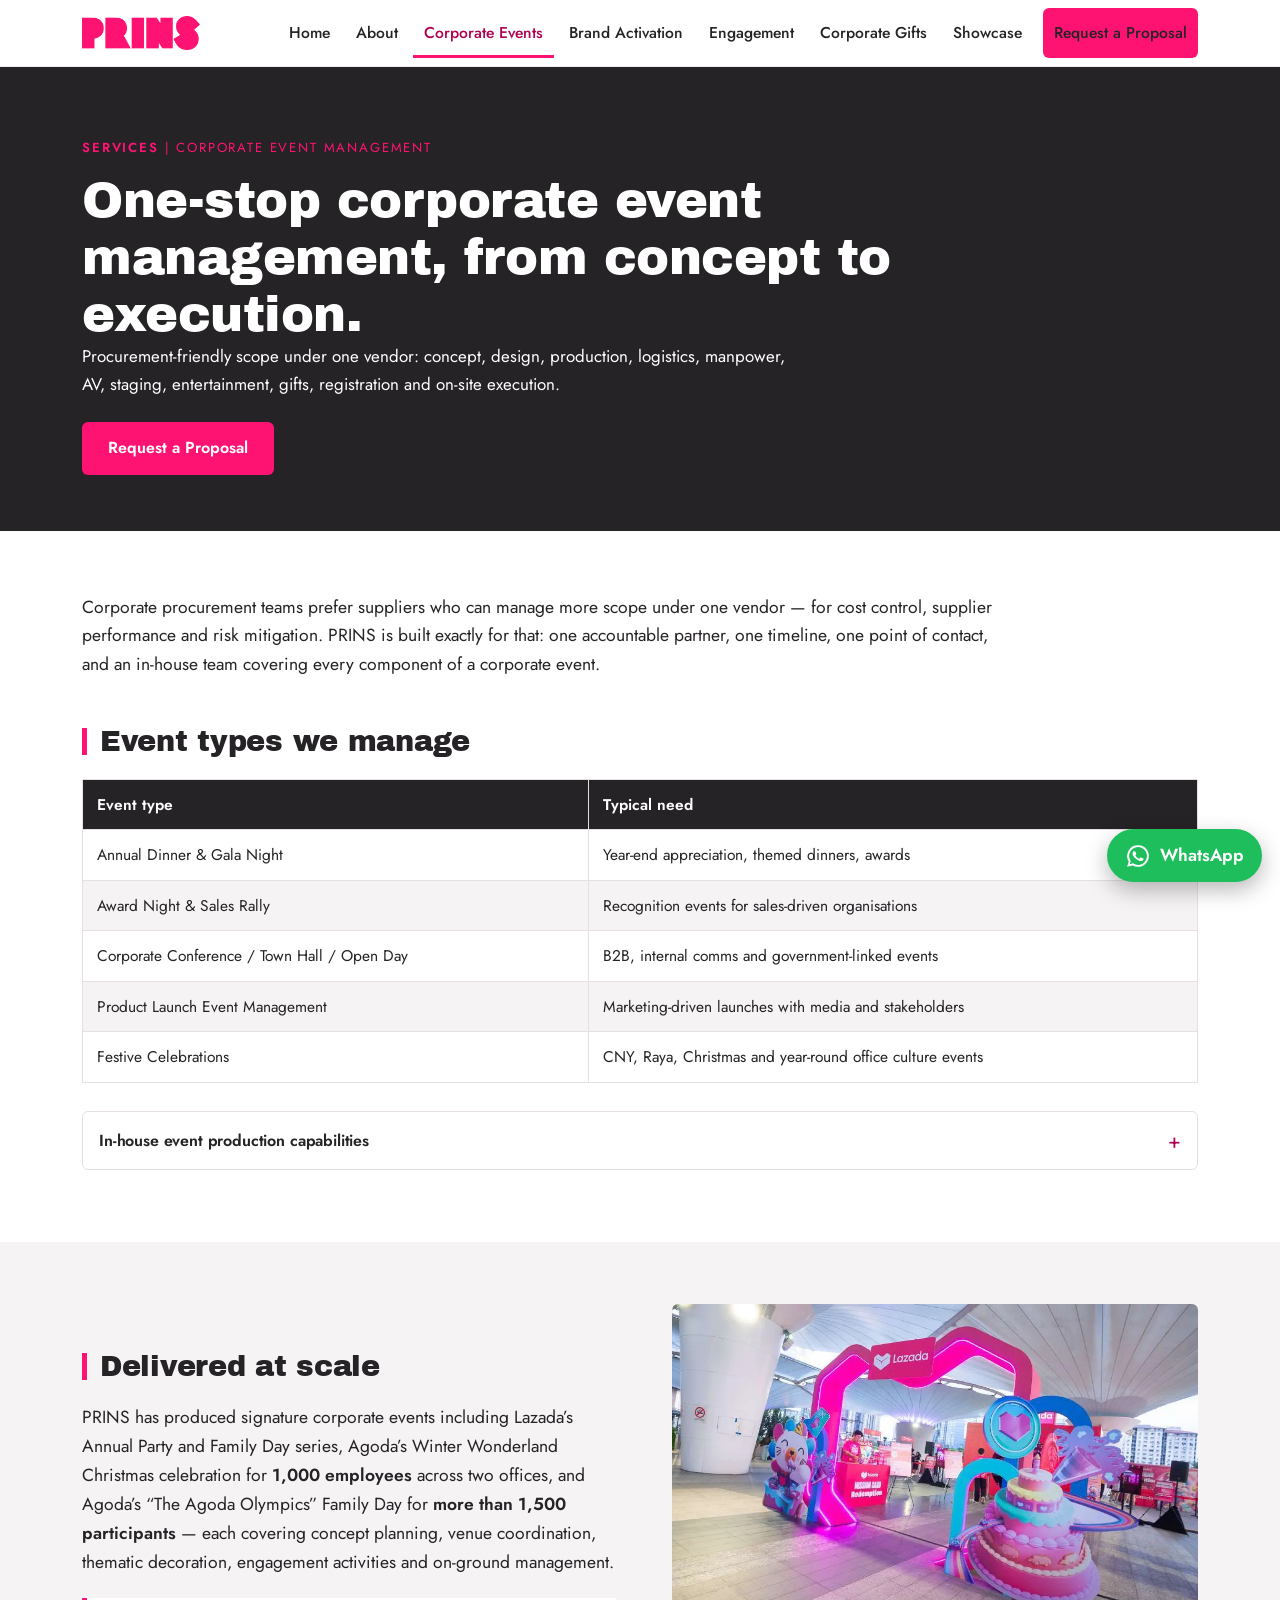
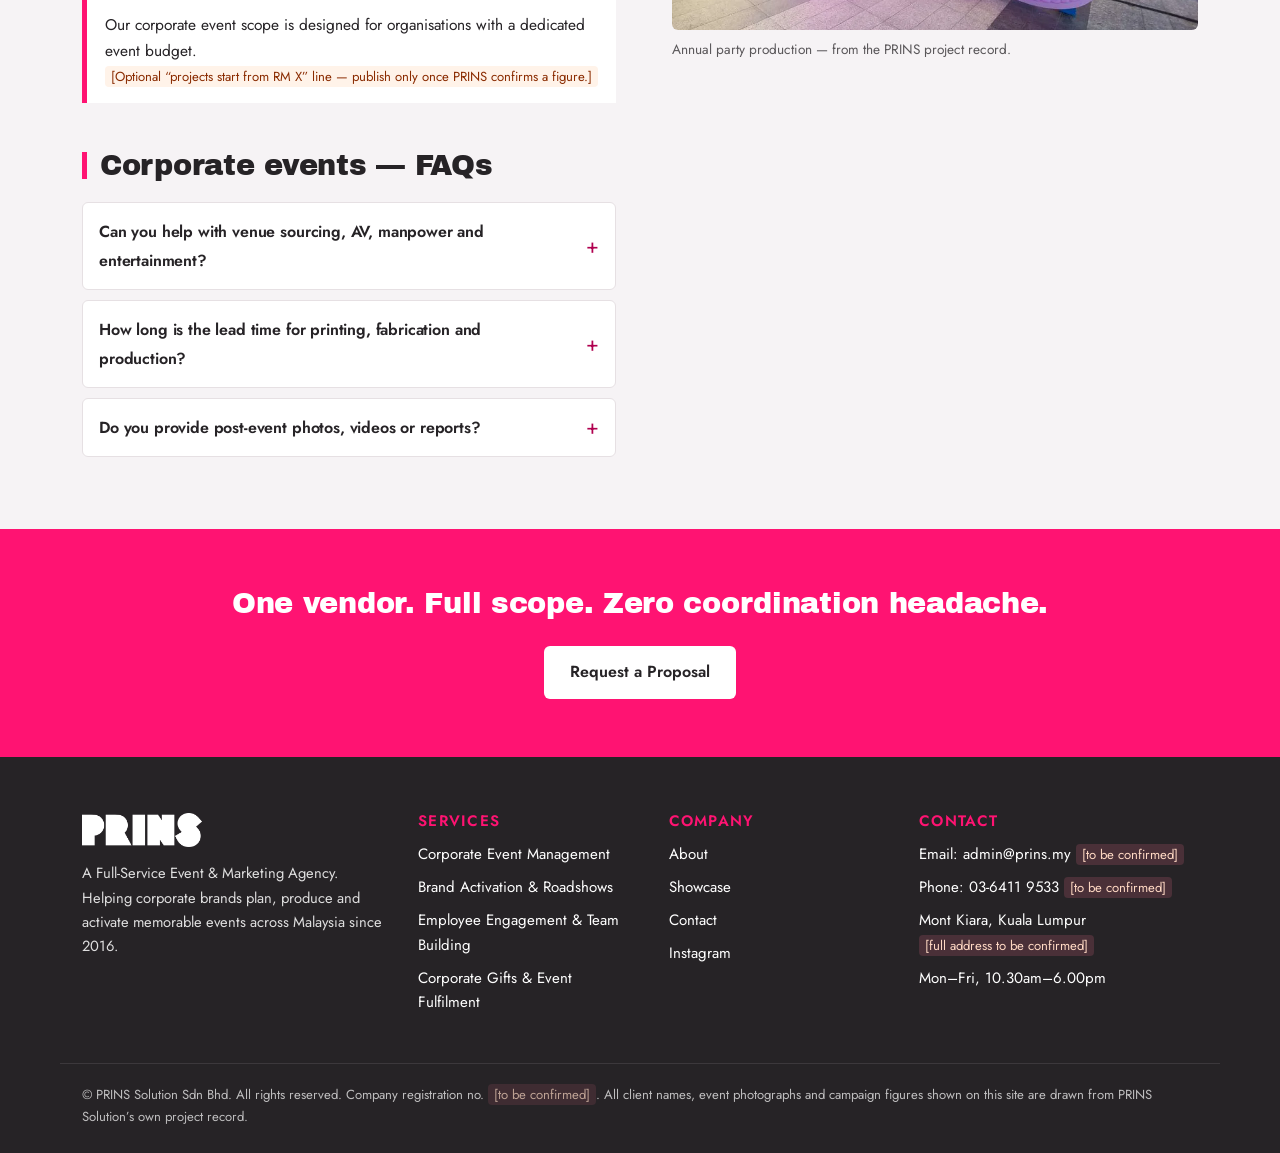
<file: services-corporate-events.html>
<!DOCTYPE html>
<html lang="en">
<head>
<meta charset="UTF-8">
<meta name="viewport" content="width=device-width, initial-scale=1.0">
<title>Corporate Event Management Malaysia — Annual Dinners, Conferences, Launches | PRINS</title>
<meta name="description" content="One-stop corporate event management in Malaysia: annual dinners, gala nights, conferences, town halls, award nights and product launches — concept to execution.">
<link rel="canonical" href="https://www.prins.my/services-corporate-events.html">
<meta property="og:title" content="Corporate Event Management Malaysia — Annual Dinners, Conferences, Launches | PRINS">
<meta property="og:description" content="One-stop corporate event management in Malaysia: annual dinners, gala nights, conferences, town halls, award nights and product launches — concept to execution.">
<meta property="og:type" content="website">
<meta property="og:url" content="https://www.prins.my/services-corporate-events.html">
<meta property="og:image" content="https://www.prins.my/assets/sc-lazada.webp">
<link rel="icon" type="image/png" href="assets/favicon.png">
<link rel="preconnect" href="https://fonts.googleapis.com">
<link rel="preconnect" href="https://fonts.gstatic.com" crossorigin>
<link href="https://fonts.googleapis.com/css2?family=Archivo+Black&family=Jost:ital,wght@0,400;0,500;0,600;1,400&display=swap" rel="stylesheet">
<link rel="stylesheet" href="styles.css">
<script type="application/ld+json">{"@context": "https://schema.org", "@type": "FAQPage", "mainEntity": [{"@type": "Question", "name": "Can you help with venue sourcing, AV, manpower and entertainment?", "acceptedAnswer": {"@type": "Answer", "text": "Yes. Venue sourcing, AV, lighting and sound coordination, manpower planning, emcees, performers, DJs, promoters and crew are all within our scope."}}, {"@type": "Question", "name": "How long is the lead time for printing, fabrication and production?", "acceptedAnswer": {"@type": "Answer", "text": "Lead times depend on scope and quantity. Share your event date and requirements and we will confirm a production schedule in the proposal. <span class=\"tbc\">[Typical range to be confirmed by PRINS.]</span>"}}, {"@type": "Question", "name": "Do you provide post-event photos, videos or reports?", "acceptedAnswer": {"@type": "Answer", "text": "Yes. We capture event highlights and can deliver photo and video content plus post-event reporting and documentation."}}]}</script>
</head>
<body>
<a class="skip" href="#main">Skip to content</a>
<header class="site-header">
  <div class="wrap header-in">
    <a class="brand" href="index.html"><img src="assets/logo-pink.png" alt="PRINS Solution" width="132" height="34"></a>
    <nav aria-label="Main">
      <button class="nav-toggle" aria-expanded="false" aria-controls="nav-list"><span></span><span></span><span></span><span class="sr-only">Menu</span></button>
      <ul id="nav-list" class="nav-list">
        <li><a href="index.html">Home</a></li><li><a href="about.html">About</a></li><li><a href="services-corporate-events.html" aria-current="page">Corporate Events</a></li><li><a href="services-brand-activation.html">Brand Activation</a></li><li><a href="services-employee-engagement.html">Engagement</a></li><li><a href="services-corporate-gifts.html">Corporate Gifts</a></li><li><a href="showcase.html">Showcase</a></li>
        <li class="nav-cta-li"><a class="btn btn-solid" href="contact.html">Request a Proposal</a></li>
      </ul>
    </nav>
  </div>
</header>
<main id="main">

<section class="page-hero">
  <div class="wrap">
    <p class="eyebrow"><b>SERVICES</b> | CORPORATE EVENT MANAGEMENT</p>
    <h1>One-stop corporate event management, from concept to execution.</h1>
    <p class="lede">Procurement-friendly scope under one vendor: concept, design, production, logistics, manpower, AV, staging, entertainment, gifts, registration and on-site execution.</p>
    <a class="btn btn-solid" href="contact.html">Request a Proposal</a>
  </div>
</section>

<section class="section">
  <div class="wrap">
    <p class="max-w">Corporate procurement teams prefer suppliers who can manage more scope under one vendor &mdash; for cost control, supplier performance and risk mitigation. PRINS is built exactly for that: one accountable partner, one timeline, one point of contact, and an in-house team covering every component of a corporate event.</p>
    <h2 class="rule-head">Event types we manage</h2>
    <div class="table-scroll"><table>
      <thead><tr><th scope="col">Event type</th><th scope="col">Typical need</th></tr></thead>
      <tbody>
        <tr><td>Annual Dinner &amp; Gala Night</td><td>Year-end appreciation, themed dinners, awards</td></tr>
        <tr><td>Award Night &amp; Sales Rally</td><td>Recognition events for sales-driven organisations</td></tr>
        <tr><td>Corporate Conference / Town Hall / Open Day</td><td>B2B, internal comms and government-linked events</td></tr>
        <tr><td>Product Launch Event Management</td><td>Marketing-driven launches with media and stakeholders</td></tr>
        <tr><td>Festive Celebrations</td><td>CNY, Raya, Christmas and year-round office culture events</td></tr>
      </tbody>
    </table></div>
    <details class="depth"><summary><h3>In-house event production capabilities</h3></summary>
      <div class="faq-a"><ul>
        <li>Event concept and creative direction</li><li>Stage design</li>
        <li>Booth design and fabrication</li><li>Backdrop and photo wall</li>
        <li>AV, lighting and sound coordination</li><li>Multimedia design</li>
        <li>Registration counter setup</li><li>Interactive games and gamification</li>
        <li>Talent, emcee and performance sourcing</li><li>Seasonal entertainment such as lion dance</li>
        <li>Photography and videography</li>
      </ul></div>
    </details>
  </div>
</section>

<section class="section section-tint">
  <div class="wrap split">
    <div>
      <h2 class="rule-head">Delivered at scale</h2>
      <p>PRINS has produced signature corporate events including Lazada&rsquo;s Annual Party and Family Day series, Agoda&rsquo;s Winter Wonderland Christmas celebration for <strong>1,000 employees</strong> across two offices, and Agoda&rsquo;s &ldquo;The Agoda Olympics&rdquo; Family Day for <strong>more than 1,500 participants</strong> &mdash; each covering concept planning, venue coordination, thematic decoration, engagement activities and on-ground management.</p>
      <p class="qual">Our corporate event scope is designed for organisations with a dedicated event budget. <span class="tbc">[Optional &ldquo;projects start from RM&nbsp;X&rdquo; line &mdash; publish only once PRINS confirms a figure.]</span></p>
      <h2 class="rule-head">Corporate events &mdash; FAQs</h2>
      <div class="faq"><details><summary><h3>Can you help with venue sourcing, AV, manpower and entertainment?</h3></summary><div class="faq-a"><p>Yes. Venue sourcing, AV, lighting and sound coordination, manpower planning, emcees, performers, DJs, promoters and crew are all within our scope.</p></div></details><details><summary><h3>How long is the lead time for printing, fabrication and production?</h3></summary><div class="faq-a"><p>Lead times depend on scope and quantity. Share your event date and requirements and we will confirm a production schedule in the proposal. <span class="tbc">[Typical range to be confirmed by PRINS.]</span></p></div></details><details><summary><h3>Do you provide post-event photos, videos or reports?</h3></summary><div class="faq-a"><p>Yes. We capture event highlights and can deliver photo and video content plus post-event reporting and documentation.</p></div></details></div>
    </div>
    <figure class="about-fig reveal">
      <img src="assets/card-corporate.webp" alt="Ballroom stage and dinner setup at a PRINS-produced annual party" loading="lazy" width="1000" height="619">
      <figcaption>Annual party production &mdash; from the PRINS project record.</figcaption>
    </figure>
  </div>
</section>

<section class="cta-band"><div class="wrap">
      <h2>One vendor. Full scope. Zero coordination headache.</h2>
      <a class="btn btn-light" href="contact.html">Request a Proposal</a>
    </div></section>

</main>
<footer class="site-footer" id="site-footer"></footer>
<a class="float-wa" href="contact.html" aria-label="WhatsApp PRINS — opens contact page">
  <svg viewBox="0 0 24 24" width="26" height="26" aria-hidden="true" fill="currentColor"><path d="M12 2a10 10 0 0 0-8.6 15.1L2 22l5.1-1.3A10 10 0 1 0 12 2Zm0 18.2a8.2 8.2 0 0 1-4.2-1.2l-.3-.2-3 .8.8-2.9-.2-.3A8.2 8.2 0 1 1 12 20.2Zm4.6-6.1c-.3-.1-1.5-.7-1.7-.8-.2-.1-.4-.1-.6.1-.2.3-.7.8-.8 1-.1.2-.3.2-.6.1a6.7 6.7 0 0 1-3.3-2.9c-.2-.4.2-.4.7-1.3.1-.2 0-.4 0-.5l-.8-1.8c-.2-.5-.4-.4-.6-.4h-.5c-.2 0-.5.1-.7.3-.9.9-1.1 2.2-.2 3.8a11.6 11.6 0 0 0 4.5 4.2c1.7.8 2.4.9 3.2.7.5-.1 1.5-.6 1.7-1.2.2-.6.2-1.1.1-1.2-.1-.1-.2-.1-.4-.2Z"/></svg>
  <span>WhatsApp</span>
</a>
<!-- Once the WhatsApp number is confirmed, change the .float-wa href on every page to:
     https://wa.me/60XXXXXXXXX?text=Hi%20PRINS%2C%20I%27d%20like%20to%20discuss%20an%20upcoming%20corporate%20event%20%2F%20campaign.%20Company%3A%20___%20%7C%20Event%20type%3A%20___%20%7C%20Tentative%20date%3A%20___%20%7C%20Estimated%20pax%3A%20___ -->
<script src="main.js" defer></script>
</body>
</html>
</file>
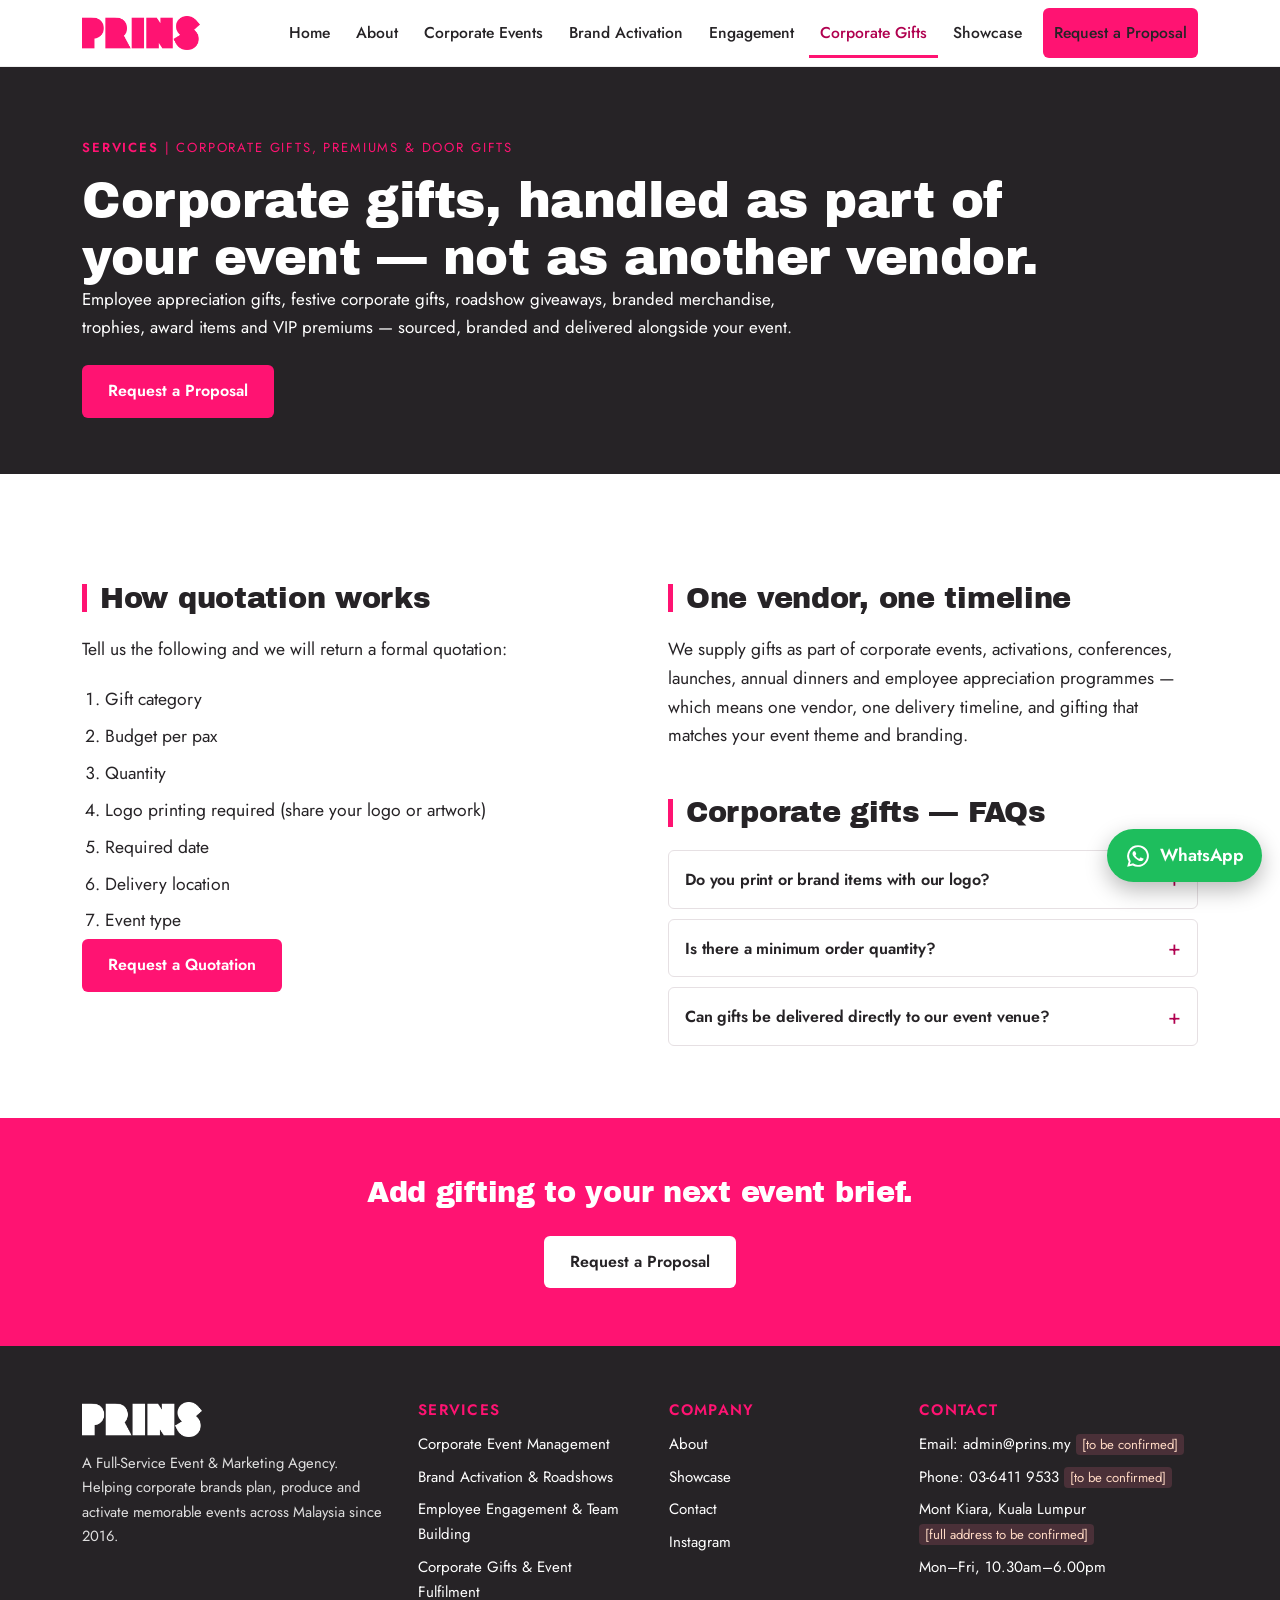
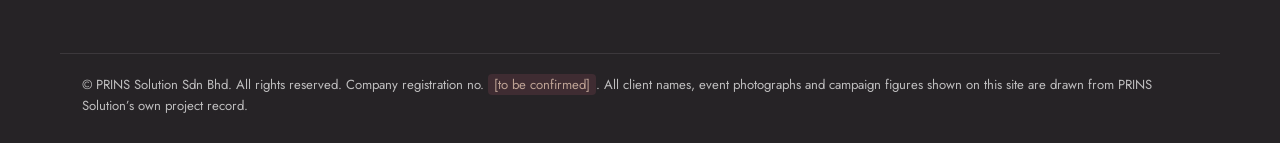
<file: services-corporate-gifts.html>
<!DOCTYPE html>
<html lang="en">
<head>
<meta charset="UTF-8">
<meta name="viewport" content="width=device-width, initial-scale=1.0">
<title>Corporate Gifts, Premiums & Door Gifts Malaysia | PRINS Solution</title>
<meta name="description" content="Corporate gifts as part of your event — employee appreciation gifts, festive gifts, roadshow giveaways, branded merchandise, trophies and VIP premiums.">
<link rel="canonical" href="https://www.prins.my/services-corporate-gifts.html">
<meta property="og:title" content="Corporate Gifts, Premiums & Door Gifts Malaysia | PRINS Solution">
<meta property="og:description" content="Corporate gifts as part of your event — employee appreciation gifts, festive gifts, roadshow giveaways, branded merchandise, trophies and VIP premiums.">
<meta property="og:type" content="website">
<meta property="og:url" content="https://www.prins.my/services-corporate-gifts.html">
<meta property="og:image" content="https://www.prins.my/assets/sc-lazada.webp">
<link rel="icon" type="image/png" href="assets/favicon.png">
<link rel="preconnect" href="https://fonts.googleapis.com">
<link rel="preconnect" href="https://fonts.gstatic.com" crossorigin>
<link href="https://fonts.googleapis.com/css2?family=Archivo+Black&family=Jost:ital,wght@0,400;0,500;0,600;1,400&display=swap" rel="stylesheet">
<link rel="stylesheet" href="styles.css">
<script type="application/ld+json">{"@context": "https://schema.org", "@type": "FAQPage", "mainEntity": [{"@type": "Question", "name": "Do you print or brand items with our logo?", "acceptedAnswer": {"@type": "Answer", "text": "Yes. Logo printing and artwork adaptation are handled in-house as part of our creative and production service lines."}}, {"@type": "Question", "name": "Is there a minimum order quantity?", "acceptedAnswer": {"@type": "Answer", "text": "<span class=\"tbc\">[Minimum order policy to be confirmed by PRINS before publishing.]</span>"}}, {"@type": "Question", "name": "Can gifts be delivered directly to our event venue?", "acceptedAnswer": {"@type": "Answer", "text": "Yes. Delivery, on-site coordination and distribution can be included in the event scope."}}]}</script>
</head>
<body>
<a class="skip" href="#main">Skip to content</a>
<header class="site-header">
  <div class="wrap header-in">
    <a class="brand" href="index.html"><img src="assets/logo-pink.png" alt="PRINS Solution" width="132" height="34"></a>
    <nav aria-label="Main">
      <button class="nav-toggle" aria-expanded="false" aria-controls="nav-list"><span></span><span></span><span></span><span class="sr-only">Menu</span></button>
      <ul id="nav-list" class="nav-list">
        <li><a href="index.html">Home</a></li><li><a href="about.html">About</a></li><li><a href="services-corporate-events.html">Corporate Events</a></li><li><a href="services-brand-activation.html">Brand Activation</a></li><li><a href="services-employee-engagement.html">Engagement</a></li><li><a href="services-corporate-gifts.html" aria-current="page">Corporate Gifts</a></li><li><a href="showcase.html">Showcase</a></li>
        <li class="nav-cta-li"><a class="btn btn-solid" href="contact.html">Request a Proposal</a></li>
      </ul>
    </nav>
  </div>
</header>
<main id="main">

<section class="page-hero">
  <div class="wrap">
    <p class="eyebrow"><b>SERVICES</b> | CORPORATE GIFTS, PREMIUMS &amp; DOOR GIFTS</p>
    <h1>Corporate gifts, handled as part of your event &mdash; not as another vendor.</h1>
    <p class="lede">Employee appreciation gifts, festive corporate gifts, roadshow giveaways, branded merchandise, trophies, award items and VIP premiums &mdash; sourced, branded and delivered alongside your event.</p>
    <a class="btn btn-solid" href="contact.html">Request a Proposal</a>
  </div>
</section>

<section class="section">
  <div class="wrap split">
    <div>
      <h2 class="rule-head">How quotation works</h2>
      <p>Tell us the following and we will return a formal quotation:</p>
      <ol class="rfq-list">
        <li>Gift category</li><li>Budget per pax</li><li>Quantity</li>
        <li>Logo printing required (share your logo or artwork)</li>
        <li>Required date</li><li>Delivery location</li><li>Event type</li>
      </ol>
      <a class="btn btn-solid" href="contact.html">Request a Quotation</a>
    </div>
    <div>
      <h2 class="rule-head">One vendor, one timeline</h2>
      <p>We supply gifts as part of corporate events, activations, conferences, launches, annual dinners and employee appreciation programmes &mdash; which means one vendor, one delivery timeline, and gifting that matches your event theme and branding.</p>
      <h2 class="rule-head">Corporate gifts &mdash; FAQs</h2>
      <div class="faq"><details><summary><h3>Do you print or brand items with our logo?</h3></summary><div class="faq-a"><p>Yes. Logo printing and artwork adaptation are handled in-house as part of our creative and production service lines.</p></div></details><details><summary><h3>Is there a minimum order quantity?</h3></summary><div class="faq-a"><p><span class="tbc">[Minimum order policy to be confirmed by PRINS before publishing.]</span></p></div></details><details><summary><h3>Can gifts be delivered directly to our event venue?</h3></summary><div class="faq-a"><p>Yes. Delivery, on-site coordination and distribution can be included in the event scope.</p></div></details></div>
    </div>
  </div>
</section>

<section class="cta-band"><div class="wrap">
      <h2>Add gifting to your next event brief.</h2>
      <a class="btn btn-light" href="contact.html">Request a Proposal</a>
    </div></section>

</main>
<footer class="site-footer" id="site-footer"></footer>
<a class="float-wa" href="contact.html" aria-label="WhatsApp PRINS — opens contact page">
  <svg viewBox="0 0 24 24" width="26" height="26" aria-hidden="true" fill="currentColor"><path d="M12 2a10 10 0 0 0-8.6 15.1L2 22l5.1-1.3A10 10 0 1 0 12 2Zm0 18.2a8.2 8.2 0 0 1-4.2-1.2l-.3-.2-3 .8.8-2.9-.2-.3A8.2 8.2 0 1 1 12 20.2Zm4.6-6.1c-.3-.1-1.5-.7-1.7-.8-.2-.1-.4-.1-.6.1-.2.3-.7.8-.8 1-.1.2-.3.2-.6.1a6.7 6.7 0 0 1-3.3-2.9c-.2-.4.2-.4.7-1.3.1-.2 0-.4 0-.5l-.8-1.8c-.2-.5-.4-.4-.6-.4h-.5c-.2 0-.5.1-.7.3-.9.9-1.1 2.2-.2 3.8a11.6 11.6 0 0 0 4.5 4.2c1.7.8 2.4.9 3.2.7.5-.1 1.5-.6 1.7-1.2.2-.6.2-1.1.1-1.2-.1-.1-.2-.1-.4-.2Z"/></svg>
  <span>WhatsApp</span>
</a>
<!-- Once the WhatsApp number is confirmed, change the .float-wa href on every page to:
     https://wa.me/60XXXXXXXXX?text=Hi%20PRINS%2C%20I%27d%20like%20to%20discuss%20an%20upcoming%20corporate%20event%20%2F%20campaign.%20Company%3A%20___%20%7C%20Event%20type%3A%20___%20%7C%20Tentative%20date%3A%20___%20%7C%20Estimated%20pax%3A%20___ -->
<script src="main.js" defer></script>
</body>
</html>
</file>
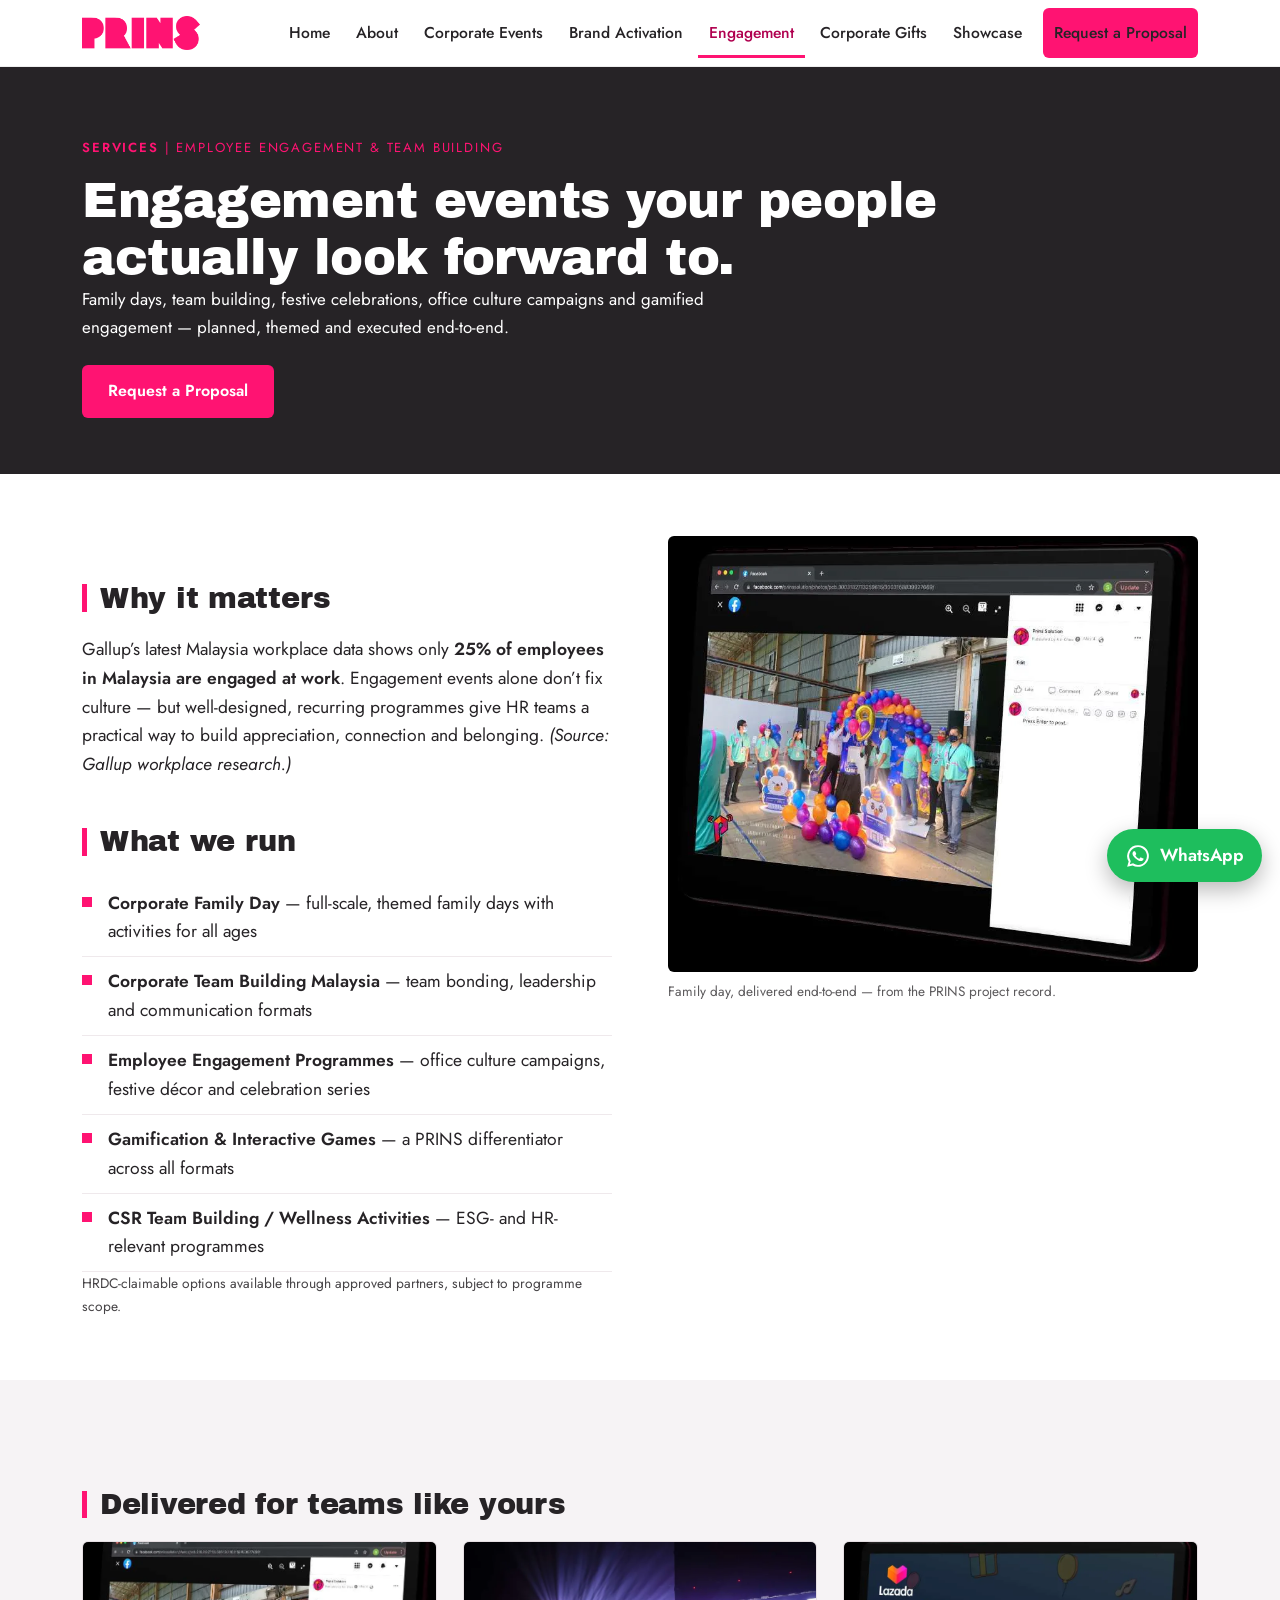
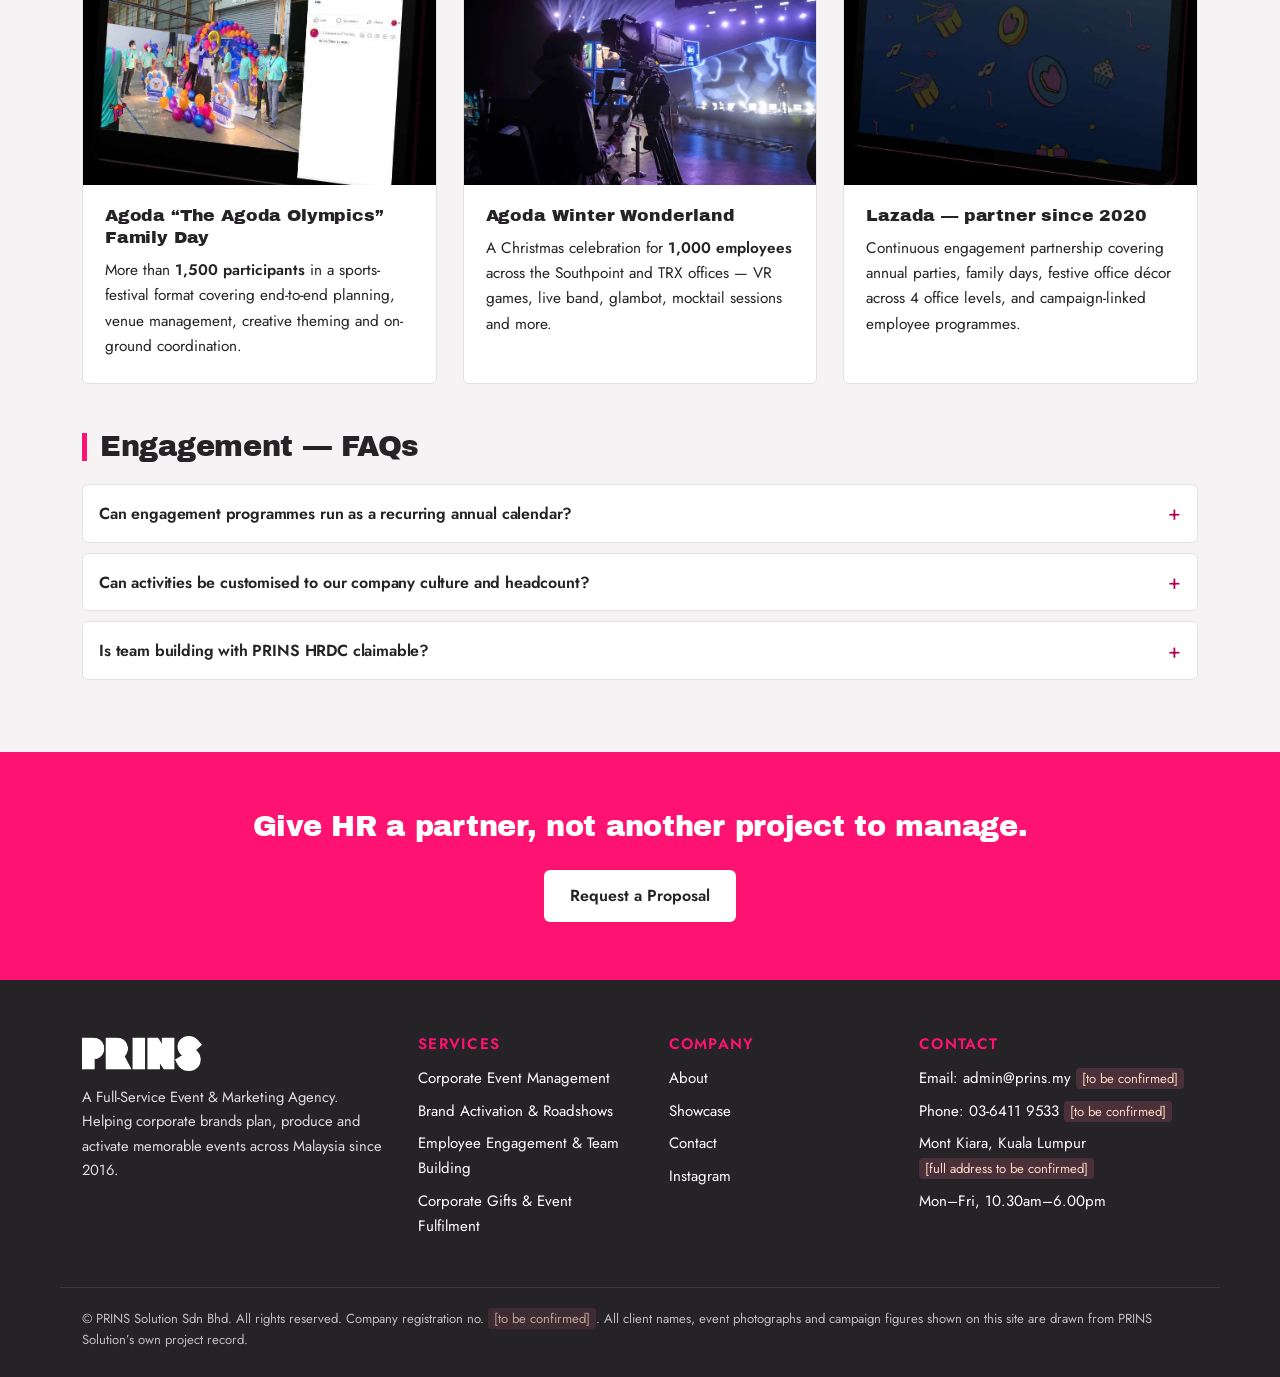
<file: services-employee-engagement.html>
<!DOCTYPE html>
<html lang="en">
<head>
<meta charset="UTF-8">
<meta name="viewport" content="width=device-width, initial-scale=1.0">
<title>Employee Engagement, Team Building & Corporate Family Day Malaysia | PRINS</title>
<meta name="description" content="Corporate family days, team building, festive office celebrations and employee engagement programmes in Malaysia — planned and executed end-to-end by PRINS.">
<link rel="canonical" href="https://www.prins.my/services-employee-engagement.html">
<meta property="og:title" content="Employee Engagement, Team Building & Corporate Family Day Malaysia | PRINS">
<meta property="og:description" content="Corporate family days, team building, festive office celebrations and employee engagement programmes in Malaysia — planned and executed end-to-end by PRINS.">
<meta property="og:type" content="website">
<meta property="og:url" content="https://www.prins.my/services-employee-engagement.html">
<meta property="og:image" content="https://www.prins.my/assets/sc-lazada.webp">
<link rel="icon" type="image/png" href="assets/favicon.png">
<link rel="preconnect" href="https://fonts.googleapis.com">
<link rel="preconnect" href="https://fonts.gstatic.com" crossorigin>
<link href="https://fonts.googleapis.com/css2?family=Archivo+Black&family=Jost:ital,wght@0,400;0,500;0,600;1,400&display=swap" rel="stylesheet">
<link rel="stylesheet" href="styles.css">
<script type="application/ld+json">{"@context": "https://schema.org", "@type": "FAQPage", "mainEntity": [{"@type": "Question", "name": "Can engagement programmes run as a recurring annual calendar?", "acceptedAnswer": {"@type": "Answer", "text": "Yes. Several clients engage PRINS on a continuous basis for annual parties, family days and festive campaign series throughout the year."}}, {"@type": "Question", "name": "Can activities be customised to our company culture and headcount?", "acceptedAnswer": {"@type": "Answer", "text": "Yes. Every programme is fully customised — theme, activities, venue format and budget — whether for a department or a 1,500-pax organisation-wide event."}}, {"@type": "Question", "name": "Is team building with PRINS HRDC claimable?", "acceptedAnswer": {"@type": "Answer", "text": "HRDC-claimable options available through approved partners, subject to programme scope. Ask us during the proposal stage and we will confirm what applies to your programme."}}]}</script>
</head>
<body>
<a class="skip" href="#main">Skip to content</a>
<header class="site-header">
  <div class="wrap header-in">
    <a class="brand" href="index.html"><img src="assets/logo-pink.png" alt="PRINS Solution" width="132" height="34"></a>
    <nav aria-label="Main">
      <button class="nav-toggle" aria-expanded="false" aria-controls="nav-list"><span></span><span></span><span></span><span class="sr-only">Menu</span></button>
      <ul id="nav-list" class="nav-list">
        <li><a href="index.html">Home</a></li><li><a href="about.html">About</a></li><li><a href="services-corporate-events.html">Corporate Events</a></li><li><a href="services-brand-activation.html">Brand Activation</a></li><li><a href="services-employee-engagement.html" aria-current="page">Engagement</a></li><li><a href="services-corporate-gifts.html">Corporate Gifts</a></li><li><a href="showcase.html">Showcase</a></li>
        <li class="nav-cta-li"><a class="btn btn-solid" href="contact.html">Request a Proposal</a></li>
      </ul>
    </nav>
  </div>
</header>
<main id="main">

<section class="page-hero">
  <div class="wrap">
    <p class="eyebrow"><b>SERVICES</b> | EMPLOYEE ENGAGEMENT &amp; TEAM BUILDING</p>
    <h1>Engagement events your people actually look forward to.</h1>
    <p class="lede">Family days, team building, festive celebrations, office culture campaigns and gamified engagement &mdash; planned, themed and executed end-to-end.</p>
    <a class="btn btn-solid" href="contact.html">Request a Proposal</a>
  </div>
</section>

<section class="section">
  <div class="wrap split">
    <div>
      <h2 class="rule-head">Why it matters</h2>
      <p>Gallup&rsquo;s latest Malaysia workplace data shows only <strong>25% of employees in Malaysia are engaged at work</strong>. Engagement events alone don&rsquo;t fix culture &mdash; but well-designed, recurring programmes give HR teams a practical way to build appreciation, connection and belonging. <em>(Source: Gallup workplace research.)</em></p>
      <h2 class="rule-head">What we run</h2>
      <ul class="tick-list">
        <li><strong>Corporate Family Day</strong> &mdash; full-scale, themed family days with activities for all ages</li>
        <li><strong>Corporate Team Building Malaysia</strong> &mdash; team bonding, leadership and communication formats</li>
        <li><strong>Employee Engagement Programmes</strong> &mdash; office culture campaigns, festive d&eacute;cor and celebration series</li>
        <li><strong>Gamification &amp; Interactive Games</strong> &mdash; a PRINS differentiator across all formats</li>
        <li><strong>CSR Team Building / Wellness Activities</strong> &mdash; ESG- and HR-relevant programmes</li>
      </ul>
      <p class="fine">HRDC-claimable options available through approved partners, subject to programme scope.</p>
    </div>
    <figure class="about-fig reveal">
      <img src="assets/card-engagement.webp" alt="Team on a giant slide at a PRINS corporate family day" loading="lazy" width="1000" height="823">
      <figcaption>Family day, delivered end-to-end &mdash; from the PRINS project record.</figcaption>
    </figure>
  </div>
</section>

<section class="section section-tint">
  <div class="wrap">
    <h2 class="rule-head">Delivered for teams like yours</h2>
    <div class="cards">
      <div class="card reveal"><img src="assets/card-engagement.webp" alt="Employees on a water slide at a PRINS-organised corporate family day" loading="lazy" width="1000" height="823">
        <div class="card-body"><h3>Agoda &ldquo;The Agoda Olympics&rdquo; Family Day</h3>
        <p>More than <strong>1,500 participants</strong> in a sports-festival format covering end-to-end planning, venue management, creative theming and on-ground coordination.</p></div></div>
      <div class="card reveal"><img src="assets/sc-agoda.webp" alt="Santa Claus with Agoda employees at the Winter Wonderland office celebration" loading="lazy" width="900" height="599">
        <div class="card-body"><h3>Agoda Winter Wonderland</h3>
        <p>A Christmas celebration for <strong>1,000 employees</strong> across the Southpoint and TRX offices &mdash; VR games, live band, glambot, mocktail sessions and more.</p></div></div>
      <div class="card reveal"><img src="assets/proof-supershow.webp" alt="Lazada Supershow stage produced by PRINS" loading="lazy" width="900" height="663">
        <div class="card-body"><h3>Lazada &mdash; partner since 2020</h3>
        <p>Continuous engagement partnership covering annual parties, family days, festive office d&eacute;cor across 4 office levels, and campaign-linked employee programmes.</p></div></div>
    </div>
    <h2 class="rule-head">Engagement &mdash; FAQs</h2>
    <div class="faq"><details><summary><h3>Can engagement programmes run as a recurring annual calendar?</h3></summary><div class="faq-a"><p>Yes. Several clients engage PRINS on a continuous basis for annual parties, family days and festive campaign series throughout the year.</p></div></details><details><summary><h3>Can activities be customised to our company culture and headcount?</h3></summary><div class="faq-a"><p>Yes. Every programme is fully customised &mdash; theme, activities, venue format and budget &mdash; whether for a department or a 1,500-pax organisation-wide event.</p></div></details><details><summary><h3>Is team building with PRINS HRDC claimable?</h3></summary><div class="faq-a"><p>HRDC-claimable options available through approved partners, subject to programme scope. Ask us during the proposal stage and we will confirm what applies to your programme.</p></div></details></div>
  </div>
</section>

<section class="cta-band"><div class="wrap">
      <h2>Give HR a partner, not another project to manage.</h2>
      <a class="btn btn-light" href="contact.html">Request a Proposal</a>
    </div></section>

</main>
<footer class="site-footer" id="site-footer"></footer>
<a class="float-wa" href="contact.html" aria-label="WhatsApp PRINS — opens contact page">
  <svg viewBox="0 0 24 24" width="26" height="26" aria-hidden="true" fill="currentColor"><path d="M12 2a10 10 0 0 0-8.6 15.1L2 22l5.1-1.3A10 10 0 1 0 12 2Zm0 18.2a8.2 8.2 0 0 1-4.2-1.2l-.3-.2-3 .8.8-2.9-.2-.3A8.2 8.2 0 1 1 12 20.2Zm4.6-6.1c-.3-.1-1.5-.7-1.7-.8-.2-.1-.4-.1-.6.1-.2.3-.7.8-.8 1-.1.2-.3.2-.6.1a6.7 6.7 0 0 1-3.3-2.9c-.2-.4.2-.4.7-1.3.1-.2 0-.4 0-.5l-.8-1.8c-.2-.5-.4-.4-.6-.4h-.5c-.2 0-.5.1-.7.3-.9.9-1.1 2.2-.2 3.8a11.6 11.6 0 0 0 4.5 4.2c1.7.8 2.4.9 3.2.7.5-.1 1.5-.6 1.7-1.2.2-.6.2-1.1.1-1.2-.1-.1-.2-.1-.4-.2Z"/></svg>
  <span>WhatsApp</span>
</a>
<!-- Once the WhatsApp number is confirmed, change the .float-wa href on every page to:
     https://wa.me/60XXXXXXXXX?text=Hi%20PRINS%2C%20I%27d%20like%20to%20discuss%20an%20upcoming%20corporate%20event%20%2F%20campaign.%20Company%3A%20___%20%7C%20Event%20type%3A%20___%20%7C%20Tentative%20date%3A%20___%20%7C%20Estimated%20pax%3A%20___ -->
<script src="main.js" defer></script>
</body>
</html>
</file>
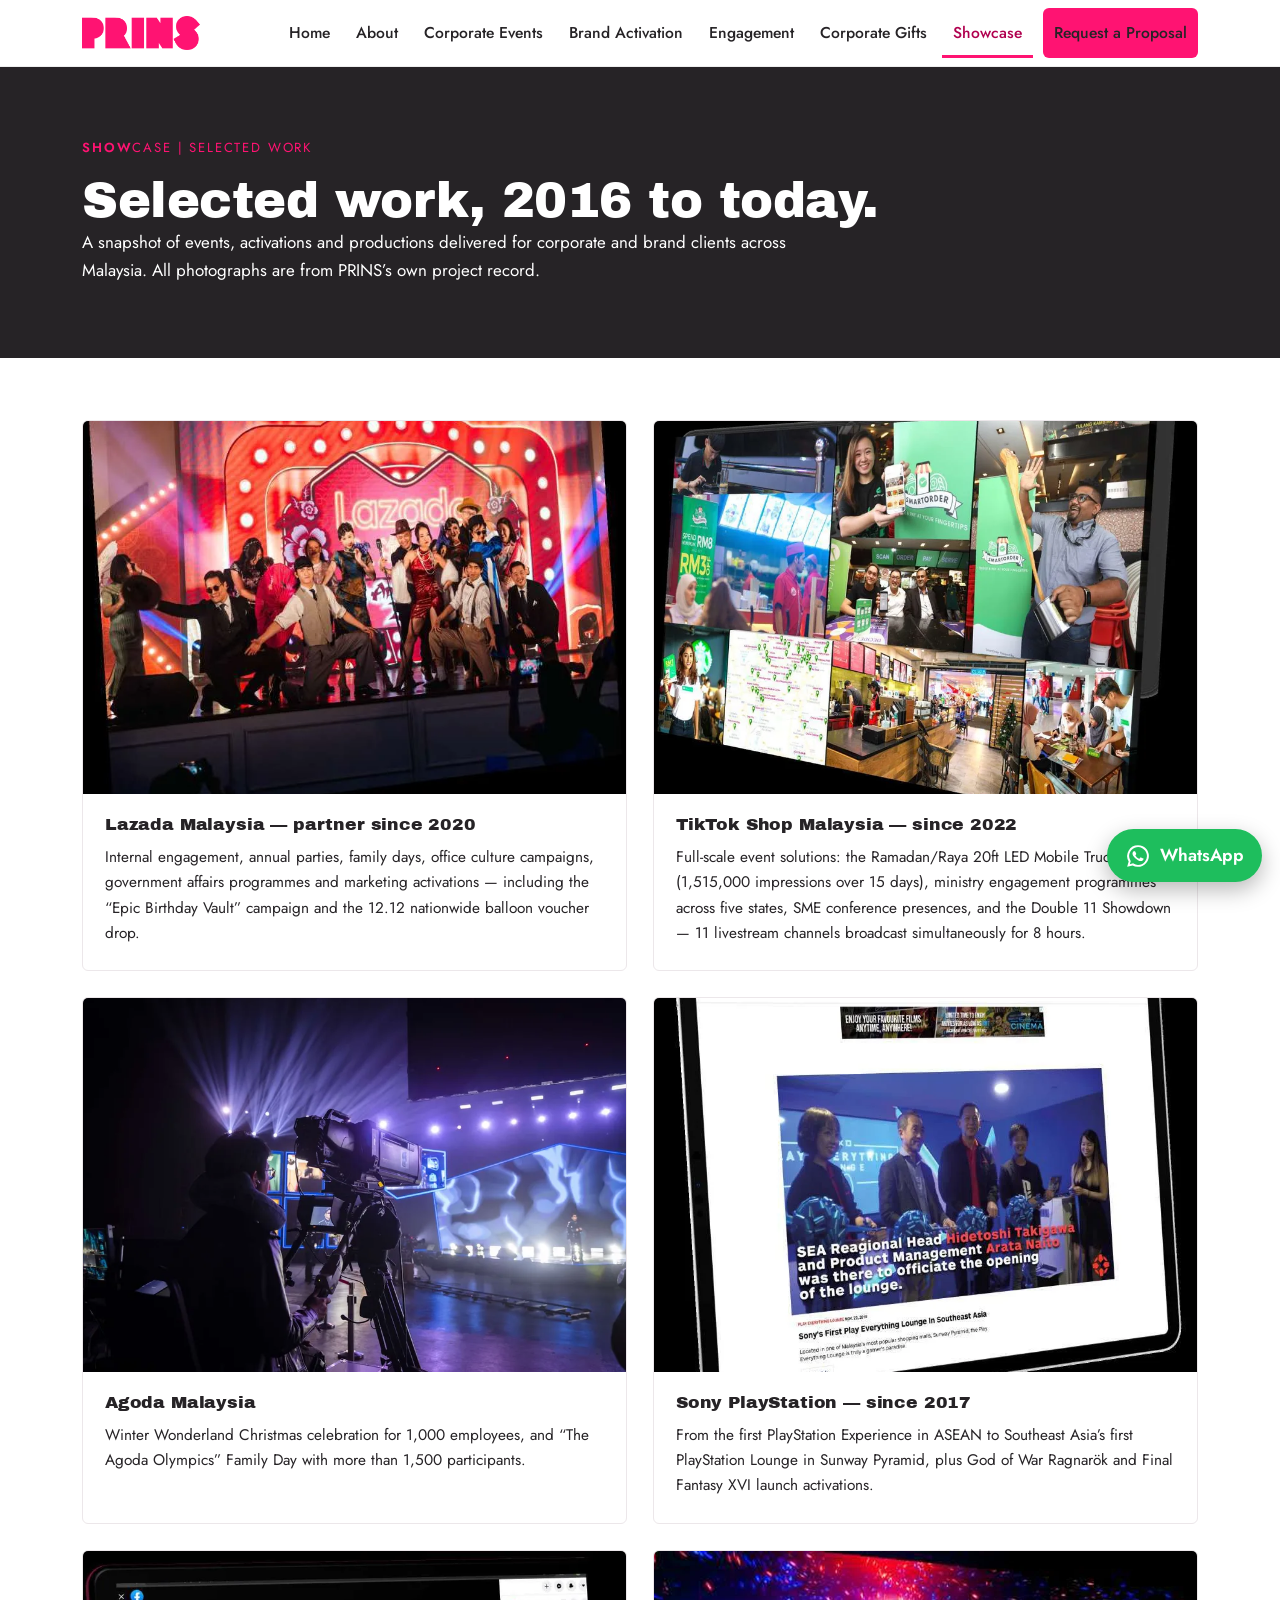
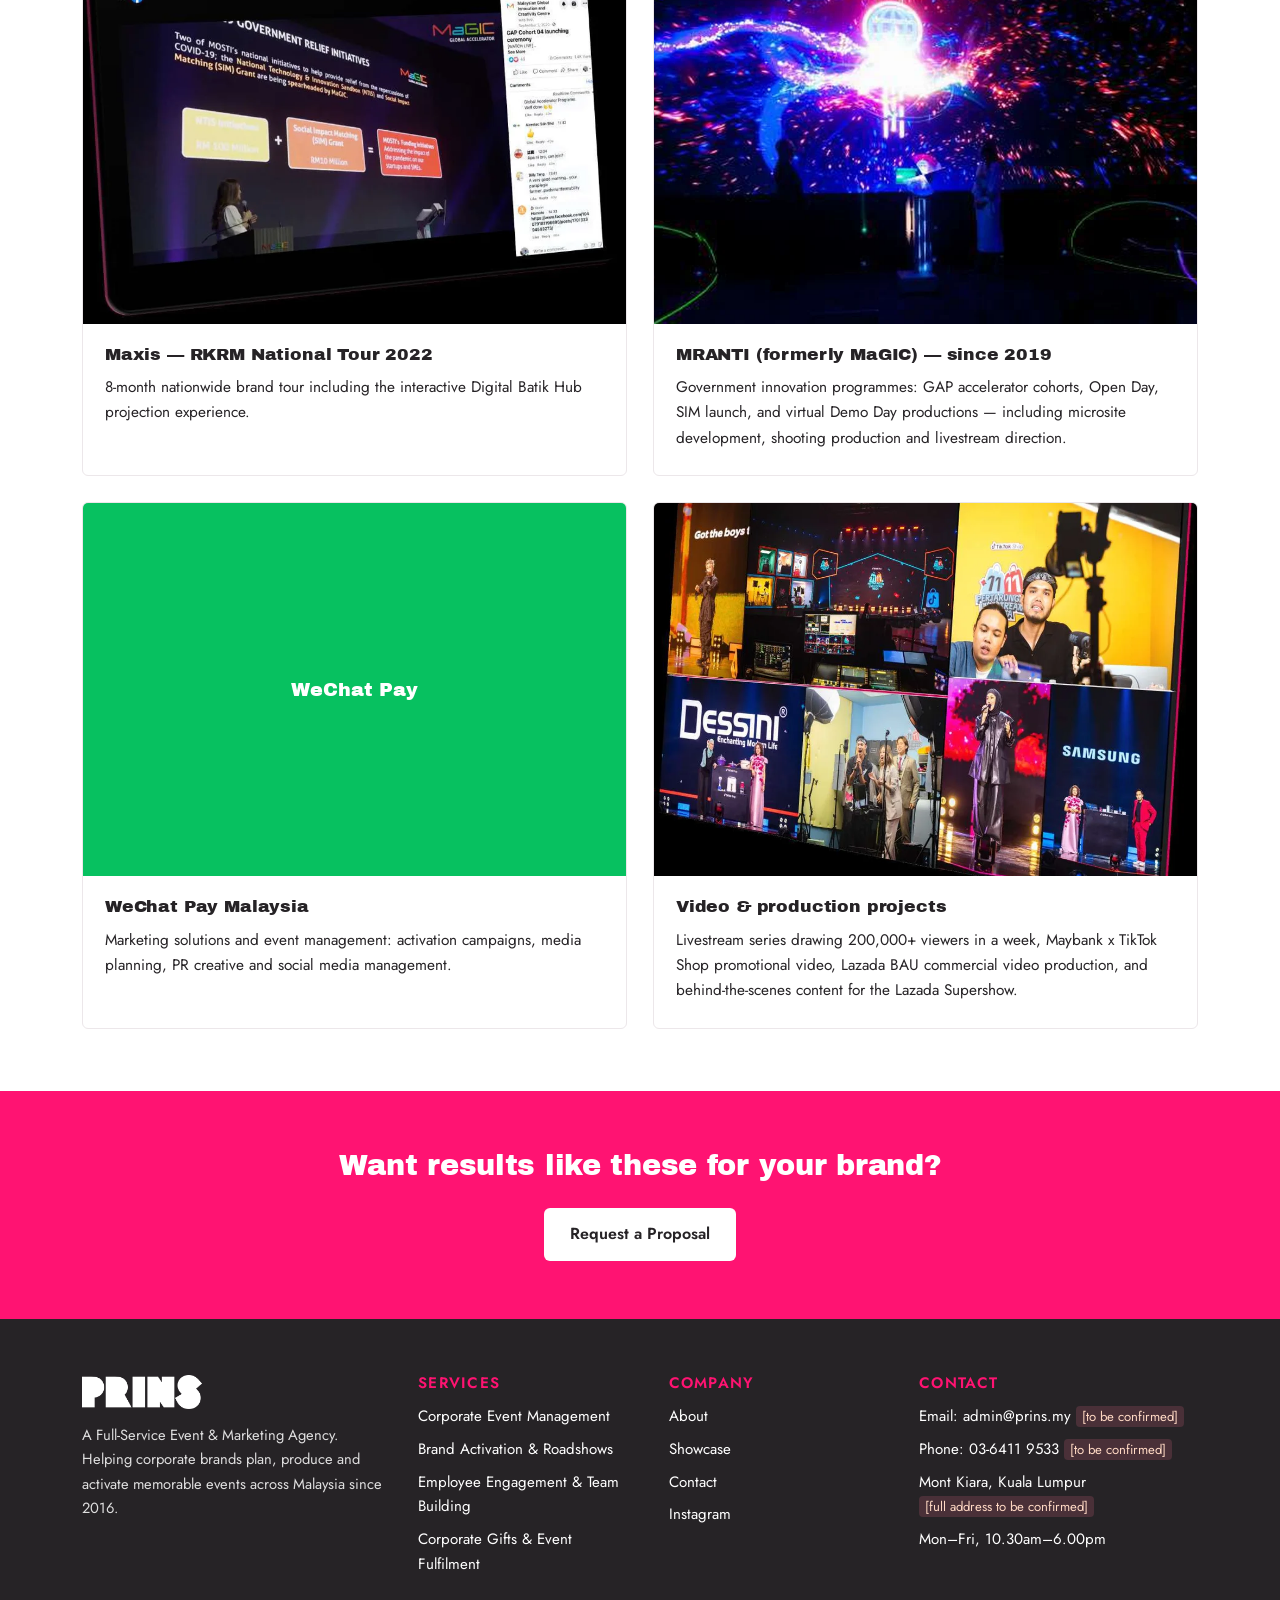
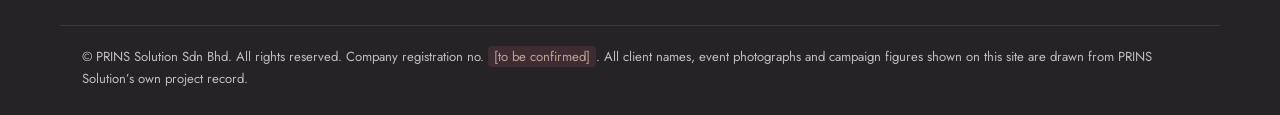
<file: showcase.html>
<!DOCTYPE html>
<html lang="en">
<head>
<meta charset="UTF-8">
<meta name="viewport" content="width=device-width, initial-scale=1.0">
<title>Showcase — PRINS Solution Event & Campaign Portfolio | Malaysia</title>
<meta name="description" content="Selected work by PRINS Solution: Lazada, TikTok Shop, Agoda, Sony PlayStation, Maxis, MRANTI and WeChat Pay — events, activations and productions across Malaysia.">
<link rel="canonical" href="https://www.prins.my/showcase.html">
<meta property="og:title" content="Showcase — PRINS Solution Event & Campaign Portfolio | Malaysia">
<meta property="og:description" content="Selected work by PRINS Solution: Lazada, TikTok Shop, Agoda, Sony PlayStation, Maxis, MRANTI and WeChat Pay — events, activations and productions across Malaysia.">
<meta property="og:type" content="website">
<meta property="og:url" content="https://www.prins.my/showcase.html">
<meta property="og:image" content="https://www.prins.my/assets/sc-lazada.webp">
<link rel="icon" type="image/png" href="assets/favicon.png">
<link rel="preconnect" href="https://fonts.googleapis.com">
<link rel="preconnect" href="https://fonts.gstatic.com" crossorigin>
<link href="https://fonts.googleapis.com/css2?family=Archivo+Black&family=Jost:ital,wght@0,400;0,500;0,600;1,400&display=swap" rel="stylesheet">
<link rel="stylesheet" href="styles.css">
</head>
<body>
<a class="skip" href="#main">Skip to content</a>
<header class="site-header">
  <div class="wrap header-in">
    <a class="brand" href="index.html"><img src="assets/logo-pink.png" alt="PRINS Solution" width="132" height="34"></a>
    <nav aria-label="Main">
      <button class="nav-toggle" aria-expanded="false" aria-controls="nav-list"><span></span><span></span><span></span><span class="sr-only">Menu</span></button>
      <ul id="nav-list" class="nav-list">
        <li><a href="index.html">Home</a></li><li><a href="about.html">About</a></li><li><a href="services-corporate-events.html">Corporate Events</a></li><li><a href="services-brand-activation.html">Brand Activation</a></li><li><a href="services-employee-engagement.html">Engagement</a></li><li><a href="services-corporate-gifts.html">Corporate Gifts</a></li><li><a href="showcase.html" aria-current="page">Showcase</a></li>
        <li class="nav-cta-li"><a class="btn btn-solid" href="contact.html">Request a Proposal</a></li>
      </ul>
    </nav>
  </div>
</header>
<main id="main">

<section class="page-hero">
  <div class="wrap">
    <p class="eyebrow"><b>SHOW</b>CASE | SELECTED WORK</p>
    <h1>Selected work, 2016 to today.</h1>
    <p class="lede">A snapshot of events, activations and productions delivered for corporate and brand clients across Malaysia. All photographs are from PRINS&rsquo;s own project record.</p>
  </div>
</section>

<section class="section">
  <div class="wrap cards cards-2">
    <article class="card reveal"><img src="assets/sc-lazada.webp" alt="Crowd at the Lazada 12.12 balloon voucher drop" loading="lazy" width="900" height="620"><div class="card-body"><h3>Lazada Malaysia — partner since 2020</h3><p>Internal engagement, annual parties, family days, office culture campaigns, government affairs programmes and marketing activations — including the “Epic Birthday Vault” campaign and the 12.12 nationwide balloon voucher drop.</p></div></article>
    <article class="card reveal"><img src="assets/sc-tiktok.webp" alt="TikTok Shop SME conference stage" loading="lazy" width="900" height="620"><div class="card-body"><h3>TikTok Shop Malaysia — since 2022</h3><p>Full-scale event solutions: the Ramadan/Raya 20ft LED Mobile Truck (1,515,000 impressions over 15 days), ministry engagement programmes across five states, SME conference presences, and the Double 11 Showdown — 11 livestream channels broadcast simultaneously for 8 hours.</p></div></article>
    <article class="card reveal"><img src="assets/sc-agoda.webp" alt="Agoda Winter Wonderland office celebration with Santa" loading="lazy" width="900" height="620"><div class="card-body"><h3>Agoda Malaysia</h3><p>Winter Wonderland Christmas celebration for 1,000 employees, and “The Agoda Olympics” Family Day with more than 1,500 participants.</p></div></article>
    <article class="card reveal"><img src="assets/sc-playstation.webp" alt="PlayStation activation collage" loading="lazy" width="900" height="620"><div class="card-body"><h3>Sony PlayStation — since 2017</h3><p>From the first PlayStation Experience in ASEAN to Southeast Asia’s first PlayStation Lounge in Sunway Pyramid, plus God of War Ragnarök and Final Fantasy XVI launch activations.</p></div></article>
    <article class="card reveal"><img src="assets/sc-maxis.webp" alt="Maxis RKRM Batik Hub pavilion" loading="lazy" width="900" height="620"><div class="card-body"><h3>Maxis — RKRM National Tour 2022</h3><p>8-month nationwide brand tour including the interactive Digital Batik Hub projection experience.</p></div></article>
    <article class="card reveal"><img src="assets/sc-mranti.webp" alt="MRANTI programme event hall" loading="lazy" width="900" height="620"><div class="card-body"><h3>MRANTI (formerly MaGIC) — since 2019</h3><p>Government innovation programmes: GAP accelerator cohorts, Open Day, SIM launch, and virtual Demo Day productions — including microsite development, shooting production and livestream direction.</p></div></article>
    <article class="card reveal">
      <div class="card-media-placeholder" aria-hidden="true"><span>WeChat Pay</span></div>
      <div class="card-body"><h3>WeChat Pay Malaysia</h3><p>Marketing solutions and event management: activation campaigns, media planning, PR creative and social media management.</p></div>
    </article>
    <article class="card reveal"><img src="assets/card-activation.webp" alt="Livestream production set for TikTok Shop and brand partners" loading="lazy" width="1000" height="839"><div class="card-body"><h3>Video &amp; production projects</h3><p>Livestream series drawing 200,000+ viewers in a week, Maybank x TikTok Shop promotional video, Lazada BAU commercial video production, and behind-the-scenes content for the Lazada Supershow.</p></div></article>
  </div>
</section>

<section class="cta-band"><div class="wrap">
      <h2>Want results like these for your brand?</h2>
      <a class="btn btn-light" href="contact.html">Request a Proposal</a>
    </div></section>

</main>
<footer class="site-footer" id="site-footer"></footer>
<a class="float-wa" href="contact.html" aria-label="WhatsApp PRINS — opens contact page">
  <svg viewBox="0 0 24 24" width="26" height="26" aria-hidden="true" fill="currentColor"><path d="M12 2a10 10 0 0 0-8.6 15.1L2 22l5.1-1.3A10 10 0 1 0 12 2Zm0 18.2a8.2 8.2 0 0 1-4.2-1.2l-.3-.2-3 .8.8-2.9-.2-.3A8.2 8.2 0 1 1 12 20.2Zm4.6-6.1c-.3-.1-1.5-.7-1.7-.8-.2-.1-.4-.1-.6.1-.2.3-.7.8-.8 1-.1.2-.3.2-.6.1a6.7 6.7 0 0 1-3.3-2.9c-.2-.4.2-.4.7-1.3.1-.2 0-.4 0-.5l-.8-1.8c-.2-.5-.4-.4-.6-.4h-.5c-.2 0-.5.1-.7.3-.9.9-1.1 2.2-.2 3.8a11.6 11.6 0 0 0 4.5 4.2c1.7.8 2.4.9 3.2.7.5-.1 1.5-.6 1.7-1.2.2-.6.2-1.1.1-1.2-.1-.1-.2-.1-.4-.2Z"/></svg>
  <span>WhatsApp</span>
</a>
<!-- Once the WhatsApp number is confirmed, change the .float-wa href on every page to:
     https://wa.me/60XXXXXXXXX?text=Hi%20PRINS%2C%20I%27d%20like%20to%20discuss%20an%20upcoming%20corporate%20event%20%2F%20campaign.%20Company%3A%20___%20%7C%20Event%20type%3A%20___%20%7C%20Tentative%20date%3A%20___%20%7C%20Estimated%20pax%3A%20___ -->
<script src="main.js" defer></script>
</body>
</html>
</file>
<file: styles.css>
/* ==========================================================================
   PRINS Solution — design tokens (derived from uploaded brand assets, §7)
   ========================================================================== */
:root{
  /* Sampled from the Company Profile 2026 deck's hot-pink slide fields; used as the single accent (CTA, key figures, motif rule) */
  --pink:#FF1372;
  /* The raw pink fails WCAG AA for text on white (~3.6:1); darkened for text/link use — noted adjustment */
  --pink-text:#B0004F;
  /* Sampled from the deck's charcoal slides; primary ink and dark panels */
  --ink:#262326;
  /* Paper white, matching the deck's white text-on-color system inverted for web reading */
  --paper:#FFFFFF;
  /* Neutral mist derived from the deck photos' venue greys, for alternating section tint */
  --mist:#F6F3F5;

  /* Display face: Archivo Black — matches the PRINS logo's ultra-bold geometric weight without copying its custom cuts */
  --font-display:'Archivo Black', 'Arial Black', sans-serif;
  /* Body face: Jost — geometric sans echoing the Century Gothic-style body type used throughout the client's deck */
  --font-body:'Jost', 'Century Gothic', 'Segoe UI', sans-serif;

  --max:1160px;
  --radius:6px;
}

*{box-sizing:border-box;margin:0;padding:0}
html{scroll-behavior:smooth}
@media (prefers-reduced-motion:reduce){html{scroll-behavior:auto}}

/* Older/high-ticket corporate audience: 17.5px base, high contrast (§7 P3) */
body{font-family:var(--font-body);font-size:17.5px;line-height:1.65;color:var(--ink);background:var(--paper)}

img{max-width:100%;height:auto;display:block}
a{color:var(--pink-text)}
strong{font-weight:600}

h1,h2,h3{font-family:var(--font-display);font-weight:400;line-height:1.15;letter-spacing:-.01em}
h1{font-size:clamp(1.9rem,4.6vw,3.1rem)}
h2{font-size:clamp(1.35rem,2.6vw,1.8rem);margin-bottom:.7em}
h3{font-size:1.08rem;line-height:1.3}
p{margin-bottom:1em}

.wrap{max-width:var(--max);margin:0 auto;padding:0 22px}
.sr-only{position:absolute;width:1px;height:1px;overflow:hidden;clip:rect(0 0 0 0)}
.skip{position:absolute;left:-999px;top:0;background:var(--ink);color:#fff;padding:10px 16px;z-index:200}
.skip:focus{left:0}

:focus-visible{outline:3px solid var(--pink);outline-offset:2px}

/* ---------- Signature motif #1: the deck's pink vertical rule before headings ---------- */
.rule-head{position:relative;padding-left:18px;margin-top:1.6em}
.rule-head::before{content:"";position:absolute;left:0;top:.1em;bottom:.1em;width:5px;background:var(--pink)}

/* ---------- Signature motif #2: the deck's pipe-separated eyebrow labels ---------- */
.eyebrow{font-size:.82rem;letter-spacing:.14em;text-transform:uppercase;margin-bottom:1em;opacity:.92}
.eyebrow b{font-weight:600}

/* ---------- Header ---------- */
.site-header{position:sticky;top:0;z-index:100;background:var(--paper);border-bottom:1px solid #eee}
.header-in{display:flex;align-items:center;justify-content:space-between;min-height:66px;gap:16px}
.brand img{width:118px;height:auto}
.nav-list{display:flex;align-items:center;gap:4px;list-style:none}
.nav-list a{display:block;padding:12px 11px;min-height:44px;text-decoration:none;color:var(--ink);font-weight:500;font-size:.98rem}
.nav-list a[aria-current="page"]{color:var(--pink-text);box-shadow:inset 0 -3px 0 var(--pink)}
.nav-list a:hover{color:var(--pink-text)}
.nav-cta-li{margin-left:6px}
.nav-toggle{display:none;background:none;border:2px solid var(--ink);border-radius:var(--radius);width:46px;height:44px;cursor:pointer;flex-direction:column;justify-content:center;align-items:center;gap:5px}
.nav-toggle span:not(.sr-only){display:block;width:20px;height:2px;background:var(--ink)}

/* ---------- Buttons ---------- */
.btn{display:inline-block;font-family:var(--font-body);font-weight:600;font-size:1rem;text-decoration:none;border:0;cursor:pointer;padding:13px 26px;min-height:44px;border-radius:var(--radius);transition:transform .15s ease, box-shadow .15s ease}
.btn:hover{transform:translateY(-1px)}
.btn-solid{background:var(--pink);color:#fff}
.btn-solid:hover{box-shadow:0 6px 18px rgba(255,19,114,.35)}
.btn-light{background:var(--paper);color:var(--ink)}

/* ---------- Hero (home): split pink / photo, mirroring the deck's divider slides ---------- */
.hero{display:grid;grid-template-columns:minmax(0,46%) minmax(0,54%);min-height:72vh}
.hero-panel{background:var(--pink);color:#fff;display:flex;flex-direction:column;justify-content:center;padding:64px 6vw 64px calc(max((100vw - var(--max))/2, 22px))}
.hero-panel .eyebrow{color:#fff}
.hero-panel h1{color:#fff;margin-bottom:.5em}
.hero-panel .lede{font-size:1.08rem;max-width:34em}
.hero-panel .btn{align-self:flex-start;margin-top:.6em}
.hero-panel .fine{margin-top:1.2em}
.hero-media{background:var(--ink)}
.fine{font-size:.86rem;opacity:.85;margin-bottom:0}

/* Hero proof-mosaic: static case-study grid, no carousel/autoplay */
.proof-grid{list-style:none;display:grid;grid-template-columns:repeat(3,1fr);gap:2px;height:100%}
.proof-grid li{overflow:hidden}
.proof-grid figure{position:relative;margin:0;height:100%;aspect-ratio:1/1}
.proof-grid img{width:100%;height:100%;object-fit:cover;transition:transform .5s ease}
.proof-grid figcaption{position:absolute;left:0;right:0;bottom:0;padding:22px 10px 9px;
  background:linear-gradient(to top, rgba(0,0,0,.72), rgba(0,0,0,0));
  color:#fff;font-size:.72rem;font-weight:600;letter-spacing:.05em;text-transform:uppercase}
.proof-grid li:hover img{transform:scale(1.05)}
@media (prefers-reduced-motion:reduce){.proof-grid img{transition:none}.proof-grid li:hover img{transform:none}}
@media (max-width:420px){.proof-grid{grid-template-columns:repeat(2,1fr)}}

/* ---------- Page hero (inner pages) ---------- */
.page-hero{background:var(--ink);color:#fff;padding:70px 0 56px}
.page-hero h1{color:#fff;max-width:20em}
.page-hero .lede{max-width:42em;font-size:1.06rem}
.page-hero .eyebrow{color:var(--pink);opacity:1}
.page-hero .btn-solid{margin-top:.4em}

/* ---------- Stats strip ---------- */
.stats{background:var(--ink);color:#fff;padding:44px 0}
.stat-grid{display:grid;grid-template-columns:repeat(4,1fr);gap:26px}
.stat .num{display:block;font-family:var(--font-display);font-size:clamp(1.4rem,3vw,2rem);color:var(--pink)}
.stat .lbl{display:block;font-size:.9rem;opacity:.85;margin-top:4px}

/* ---------- Sections ---------- */
.section{padding:62px 0}
.section-tint{background:var(--mist)}
.max-w{max-width:52em}
.logo-row{font-weight:500;letter-spacing:.02em;line-height:2;color:#4a464a;margin-bottom:0}
.addon-line{margin-top:1.6em;max-width:52em}

.split{display:grid;grid-template-columns:1fr 1fr;gap:56px;align-items:start}

/* ---------- Cards ---------- */
.cards{display:grid;grid-template-columns:repeat(3,1fr);gap:26px}
.cards-2{grid-template-columns:repeat(2,1fr)}
.card{background:var(--paper);border:1px solid #ece7ea;border-radius:var(--radius);overflow:hidden;text-decoration:none;color:var(--ink);display:flex;flex-direction:column}
.section-tint .card{border-color:#e5dee2}
.card img{aspect-ratio:16/11;object-fit:cover;width:100%}
.card-body{padding:20px 22px 24px}
.card-body h3{margin-bottom:.5em}
.card-body p{font-size:.96rem;margin-bottom:0}
.card-link{display:inline-block;margin-top:12px;font-weight:600;color:var(--pink-text)}
.card-link::after{content:" →"}
a.card:hover{border-color:var(--pink)}
.card-media-placeholder{aspect-ratio:16/11;display:flex;align-items:center;justify-content:center;
  background: #07c160;color:#fff;font-family:var(--font-display);font-size:1.2rem;text-align:center}

/* ---------- Lists / tables ---------- */
.tick-list{list-style:none;max-width:52em}
.tick-list li{padding:10px 0 10px 26px;position:relative;border-bottom:1px solid #efe9ec}
.tick-list li::before{content:"";position:absolute;left:0;top:18px;width:10px;height:10px;background:var(--pink)}
.rfq-list{padding-left:1.3em;max-width:40em}
.rfq-list li{padding:4px 0}
.table-scroll{overflow-x:auto;margin:1em 0 1.6em}
table{border-collapse:collapse;width:100%;min-width:520px}
th,td{text-align:left;padding:12px 14px;border:1px solid #e6e0e3;font-size:.97rem}
thead th{background:var(--ink);color:#fff;font-family:var(--font-body);font-weight:600}
tbody tr:nth-child(even){background:var(--mist)}

/* ---------- FAQ / depth accordions (native details, crawlable) ---------- */
.faq details,details.depth{border:1px solid #e6e0e3;border-radius:var(--radius);margin-bottom:10px;background:var(--paper)}
.faq summary,details.depth summary{list-style:none;cursor:pointer;padding:14px 44px 14px 16px;position:relative;min-height:44px}
.faq summary::-webkit-details-marker,details.depth summary::-webkit-details-marker{display:none}
.faq summary h3,details.depth summary h3{font-family:var(--font-body);font-weight:600;font-size:1rem;display:inline}
.faq summary::after,details.depth summary::after{content:"+";position:absolute;right:16px;top:50%;transform:translateY(-50%);font-size:1.3rem;color:var(--pink-text)}
.faq details[open] summary::after,details.depth[open] summary::after{content:"\2212"}
.faq-a{padding:0 16px 16px}
.faq-a p:last-child{margin-bottom:0}
.faq-a ul{padding-left:1.2em}
details.depth{margin-top:1.4em}

/* ---------- Qualification line ---------- */
.qual{border-left:5px solid var(--pink);background:var(--mist);padding:14px 18px;font-size:.97rem;margin:1.4em 0}
.section-tint .qual{background:var(--paper)}

/* ---------- About figure ---------- */
.about-fig img{border-radius:var(--radius)}
.about-fig figcaption{font-size:.85rem;opacity:.75;margin-top:8px}

/* ---------- CTA band ---------- */
.cta-band{background:var(--pink);color:#fff;padding:58px 0;text-align:center}
.cta-band h2{color:#fff}
.cta-band p{max-width:38em;margin:0 auto 1.4em}
.cta-band .btn{margin-top:.4em}

/* ---------- Contact ---------- */
.enquiry label{display:block;font-weight:500;margin-bottom:14px;font-size:.95rem}
.enquiry input,.enquiry select,.enquiry textarea{display:block;width:100%;margin-top:5px;padding:11px 12px;font:inherit;border:1px solid #cfc7cc;border-radius:var(--radius);background:#fff;min-height:44px}
.enquiry textarea{min-height:auto}
.enquiry .two-col{display:grid;grid-template-columns:1fr 1fr;gap:14px}
.enquiry button{margin-top:6px}
.contact-list{list-style:none}
.contact-list li{padding:9px 0;border-bottom:1px solid #efe9ec}
.tbc{color:#8a2b00;background:#FFF3E9;padding:1px 6px;border-radius:4px;font-size:.82rem;white-space:nowrap}

/* ---------- Footer ---------- */
.site-footer{background:var(--ink);color:#fff;padding:56px 0 26px;margin-top:0}
.foot-grid{display:grid;grid-template-columns:1.4fr 1fr 1fr 1.3fr;gap:36px}
.foot-line{font-size:.92rem;opacity:.85;margin-top:14px}
.foot-h{font-family:var(--font-body);font-weight:600;font-size:.95rem;letter-spacing:.08em;text-transform:uppercase;color:var(--pink);margin-bottom:12px}
.foot-links{list-style:none;font-size:.94rem}
.foot-links li{margin-bottom:8px}
.foot-links a{color:#fff;text-decoration:none}
.foot-links a:hover{color:var(--pink)}
.foot-legal{border-top:1px solid #3c383c;margin-top:40px;padding-top:20px}
.foot-legal p{font-size:.82rem;opacity:.7;margin:0}
.site-footer .tbc{background:#4a3038;color:#ffd9c4}

/* ---------- Floating WhatsApp ---------- */
.float-wa{position:fixed;right:18px;bottom:18px;z-index:120;display:flex;align-items:center;gap:9px;background:#1EBE5D;color:#fff;text-decoration:none;font-weight:600;padding:12px 18px;border-radius:999px;box-shadow:0 8px 22px rgba(0,0,0,.28);min-height:48px}
.float-wa:hover{transform:translateY(-2px)}

/* ---------- Reveal motion (subtle fade-up only; disabled for reduced motion) ---------- */
.reveal{opacity:0;transform:translateY(14px);transition:opacity .6s ease,transform .6s ease}
.reveal.in{opacity:1;transform:none}
@media (prefers-reduced-motion:reduce){
  .reveal{opacity:1;transform:none;transition:none}
  .btn,.float-wa{transition:none}
}

/* ---------- Responsive ---------- */
@media (max-width:980px){
  .hero{grid-template-columns:1fr}
  .hero-media{min-height:300px}
  .hero-panel{padding:56px 22px}
  .split{grid-template-columns:1fr;gap:34px}
  .cards,.cards-2{grid-template-columns:1fr 1fr}
  .stat-grid{grid-template-columns:1fr 1fr;gap:20px}
  .foot-grid{grid-template-columns:1fr 1fr}
}
@media (max-width:700px){
  .nav-toggle{display:flex}
  .nav-list{display:none;position:absolute;left:0;right:0;top:66px;background:var(--paper);flex-direction:column;align-items:stretch;gap:0;border-bottom:1px solid #eee;padding:8px 14px 16px}
  .nav-list.open{display:flex}
  .nav-list a{padding:13px 8px}
  .nav-cta-li{margin:8px 0 0}
  .cards,.cards-2{grid-template-columns:1fr}
  .enquiry .two-col{grid-template-columns:1fr}
  .tbc{white-space:normal}
}
</file>
